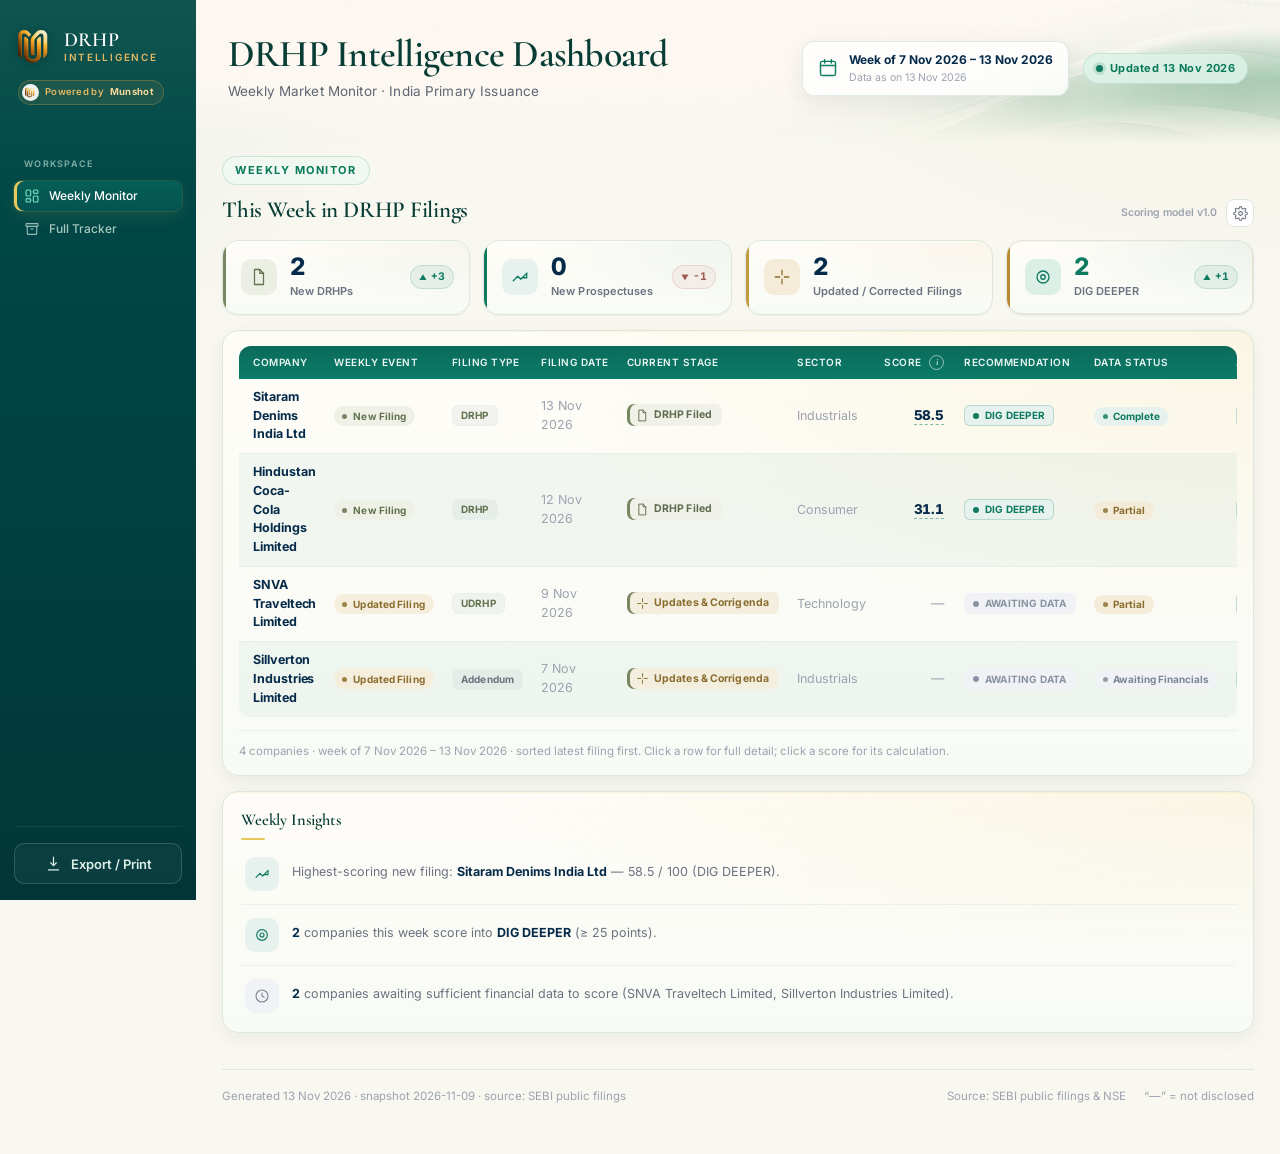
<file: index.html>
<!doctype html>
<html lang="en">
<head>
  <meta charset="utf-8">
  <meta name="viewport" content="width=device-width, initial-scale=1">
  <title>DRHP Intelligence Dashboard — Weekly Market Monitor</title>
  <meta name="description" content="Institutional weekly investment monitor for newly filed DRHPs and IPOs in India.">
  <link rel="icon" href="./assets/munshot-logo.png" type="image/png">
  <link rel="preconnect" href="https://fonts.googleapis.com">
  <link rel="preconnect" href="https://fonts.gstatic.com" crossorigin>
  <link href="https://fonts.googleapis.com/css2?family=Cormorant+Garamond:wght@500;600;700&family=Inter:wght@400;500;600;700;800&display=swap" rel="stylesheet">
  <link rel="stylesheet" href="./assets/app.css?v=20260714h">
</head>
<body>
  <!-- ===================== Sidebar ===================== -->
  <aside class="sidebar no-print">
    <div class="side-brand">
      <span class="side-logo-box"><img src="./assets/munshot-logo.png" alt="Munshot"></span>
      <div class="side-brand-txt"><strong>DRHP</strong><span>Intelligence</span></div>
    </div>
    <div class="brand-capsule"><span class="bc-mark"><img src="./assets/munshot-logo.png" alt=""></span> Powered by <strong>Munshot</strong></div>

    <div class="side-label">Workspace</div>
    <nav class="side-nav" id="side-nav">
      <button class="snav active" data-target="tab-weekly" aria-label="Weekly Monitor">
        <svg viewBox="0 0 24 24" class="ic"><rect x="3" y="3" width="7" height="9" rx="1.5"/><rect x="14" y="3" width="7" height="5" rx="1.5"/><rect x="14" y="12" width="7" height="9" rx="1.5"/><rect x="3" y="16" width="7" height="5" rx="1.5"/></svg>
        <span>Weekly Monitor</span></button>
      <button class="snav" data-target="tab-archive" aria-label="Full Tracker">
        <svg viewBox="0 0 24 24" class="ic"><rect x="3" y="4" width="18" height="4" rx="1"/><path d="M5 8v11a1 1 0 0 0 1 1h12a1 1 0 0 0 1-1V8"/><path d="M10 12h4"/></svg>
        <span>Full Tracker</span></button>
    </nav>

    <div class="side-foot">
      <button class="export-btn" onclick="window.print()">
        <svg viewBox="0 0 24 24" class="ic"><path d="M12 3v12m0 0l-4-4m4 4l4-4"/><path d="M5 21h14"/></svg>
        Export / Print
      </button>
    </div>
  </aside>

  <!-- ===================== Main ===================== -->
  <div class="main">
    <header class="topbar">
      <div class="topbar-flourish" aria-hidden="true"></div>
      <div class="title-wrap">
        <h1>DRHP Intelligence Dashboard</h1>
        <p>Weekly Market Monitor · India Primary Issuance</p>
      </div>
      <div class="head-right">
        <div class="week-selector">
          <svg viewBox="0 0 24 24" class="ic"><rect x="3" y="4" width="18" height="17" rx="2"/><path d="M3 9h18M8 2v4M16 2v4"/></svg>
          <div>
            <div class="ws-week" id="week-range">Loading…</div>
            <div class="ws-asof" id="as-of"></div>
          </div>
        </div>
        <div class="updated-badge" id="updated-badge"></div>
      </div>
    </header>

    <main class="content" id="app">

      <!-- ===== Tab 1: Weekly Monitor ===== -->
      <section class="tab-panel" id="tab-weekly">
        <div class="print-title">01 — Weekly Monitor</div>
        <div class="section-head">
          <div>
            <div class="eyebrow">Weekly Monitor</div>
            <h2 class="section-title">This Week in DRHP Filings</h2>
          </div>
          <div class="wm-head-right no-print">
            <span class="wm-model-tag" id="wm-model-tag"></span>
            <button class="wm-gear" id="wm-settings-btn" title="Scoring Settings" aria-label="Scoring Settings">
              <svg viewBox="0 0 24 24" width="15" height="15" fill="none" stroke="currentColor" stroke-width="1.7" stroke-linecap="round" stroke-linejoin="round"><circle cx="12" cy="12" r="3"/><path d="M19.4 15a1.7 1.7 0 0 0 .34 1.87l.06.06a2 2 0 1 1-2.83 2.83l-.06-.06a1.7 1.7 0 0 0-1.87-.34 1.7 1.7 0 0 0-1 1.55V21a2 2 0 1 1-4 0v-.09a1.7 1.7 0 0 0-1-1.55 1.7 1.7 0 0 0-1.87.34l-.06.06a2 2 0 1 1-2.83-2.83l.06-.06a1.7 1.7 0 0 0 .34-1.87 1.7 1.7 0 0 0-1.55-1H3a2 2 0 1 1 0-4h.09a1.7 1.7 0 0 0 1.55-1 1.7 1.7 0 0 0-.34-1.87l-.06-.06a2 2 0 1 1 2.83-2.83l.06.06a1.7 1.7 0 0 0 1.87.34h.09a1.7 1.7 0 0 0 1-1.55V3a2 2 0 1 1 4 0v.09a1.7 1.7 0 0 0 1 1.55 1.7 1.7 0 0 0 1.87-.34l.06-.06a2 2 0 1 1 2.83 2.83l-.06.06a1.7 1.7 0 0 0-.34 1.87v.09a1.7 1.7 0 0 0 1.55 1H21a2 2 0 1 1 0 4h-.09a1.7 1.7 0 0 0-1.55 1z"/></svg>
            </button>
          </div>
        </div>

        <div class="wm-cards block" id="wm-cards"></div>

        <div class="card block" id="wm-table-card">
          <div class="table-wrap"><table id="wm-table"></table></div>
          <div class="table-foot" id="wm-foot"></div>
        </div>

        <div class="wm-insights block" id="wm-insights"></div>
      </section>

      <!-- ===== Tab 2: Full Tracker ===== -->
      <section class="tab-panel" id="tab-archive" hidden>
        <div class="print-title">02 — Full Tracker</div>
        <div class="section-head">
          <div>
            <div class="eyebrow">Full Tracker</div>
            <h2 class="section-title">Complete Filing Database — Current &amp; Historical</h2>
          </div>
        </div>

        <div class="ar-life-wrap block no-print" id="ar-lifecycle"></div>
        <div class="ar-stage-wrap block no-print" id="ar-stages"></div>
        <div class="ar-controls block no-print" id="ar-controls"></div>

        <div class="card block">
          <div class="ar-table-head">
            <div class="ar-th-left">
              <span class="ar-th-title">Filing Records</span>
              <span class="ar-th-sub" id="ar-count"></span>
            </div>
            <div class="ar-actions no-print" id="ar-actions"></div>
          </div>
          <div class="table-wrap ar-wrap"><table id="ar-table"></table></div>
          <div class="table-foot" id="ar-foot"></div>
        </div>
      </section>

      <footer class="foot">
        <div id="foot-meta"></div>
        <div class="legend-inline">
          <span>Source: SEBI public filings &amp; NSE</span>
          <span>“—” = not disclosed</span>
        </div>
      </footer>
    </main>
  </div>

  <!-- ===== Shared modal host (score breakdown · score info · scoring settings) ===== -->
  <div class="md-overlay no-print" id="md-overlay" hidden></div>
  <div class="md-box no-print" id="md-box" hidden role="dialog" aria-modal="true"></div>

  <script src="./assets/app.js?v=20260714h"></script>
</body>
</html>
</file>
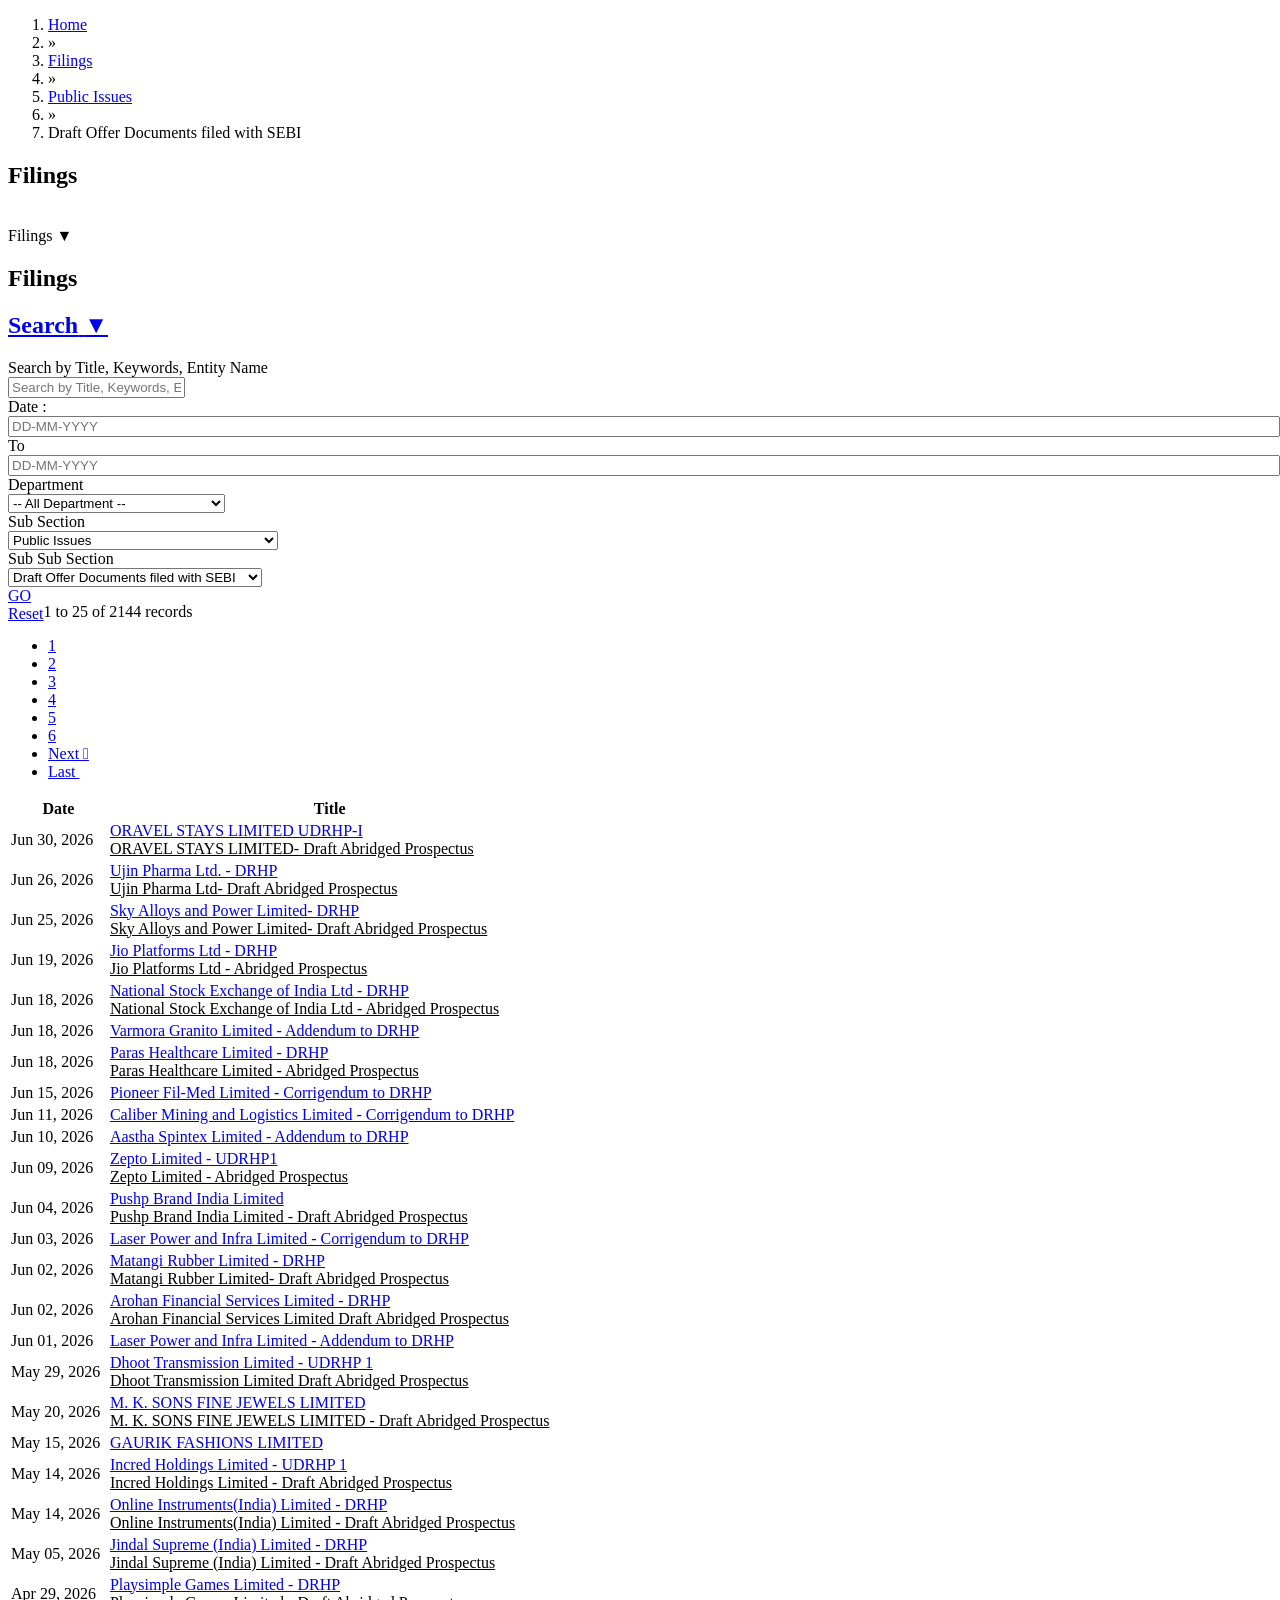
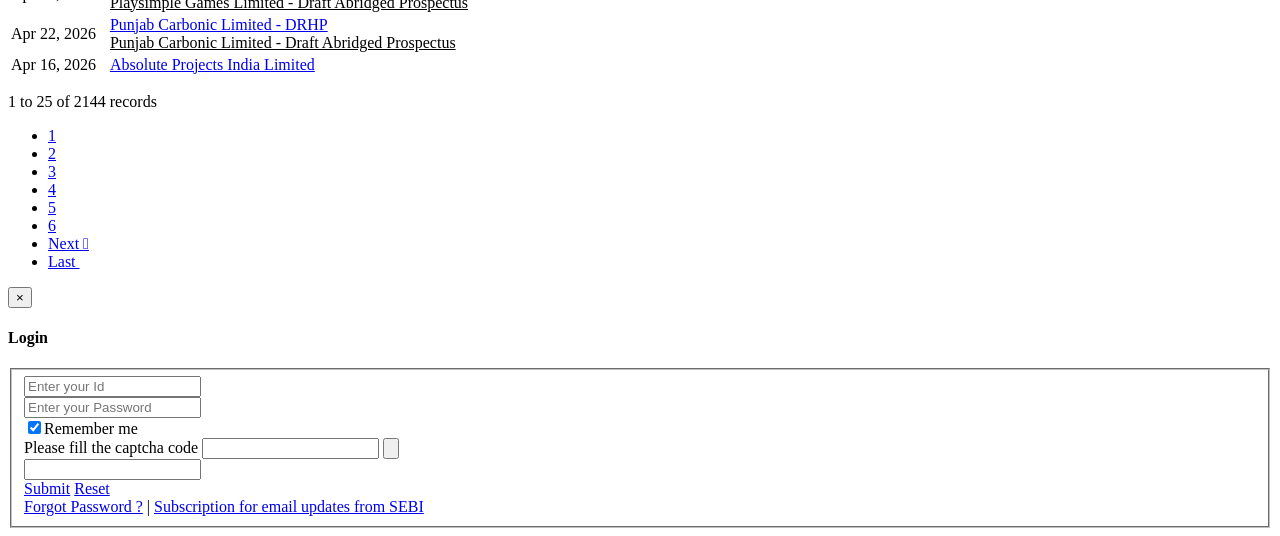
<file: tests/fixtures/sebi_drhp_sample.html>
<!DOCTYPE html>
<html lang="en">

    <head>
        <meta charset="utf-8"/>
        
        <title>SEBI | Public Issues</title>
        <meta http-equiv="X-UA-Compatible" content="IE=11,chrome=1">
        <meta http-equiv="X-UA-Compatible" content="IE=edge" />
        <meta name="lang" content="en" />
        <meta name="title" content = "SEBI | Public Issues" />
        <meta name="description" content = "Securities and Exchange Board of India is made for protect the interests of investors in securities and to promote the development of, and to regulate the securities market and for matters connected therewith or incidental thereto" />
        <meta name="keywords" content = "Securities and Exchange Board of India, SEBI" />
        <link rel="shortcut icon" href="https://www.sebi.gov.in/images/icons/sebi-icon.png" type="text/css" media="all">
        <meta name="viewport" content="width=device-width, initial-scale=1, maximum-scale=1">
        <link rel="stylesheet" href="https://www.sebi.gov.in/fonts/fonts.css" type="text/css">
        <link rel="stylesheet" href="https://www.sebi.gov.in/css/date_picker2.css" type="text/css" media="all" />
        <link rel="stylesheet" href="https://www.sebi.gov.in/css/reset.css" type="text/css" media="all">
        <link rel="stylesheet" href="https://www.sebi.gov.in/css/style.css" type="text/css" media="all">
        <link rel="stylesheet" href="https://www.sebi.gov.in/css/modal.css" type="text/css" media="all" />
        <link rel="stylesheet" href="https://www.sebi.gov.in/css/webslidemenu.css" type="text/css" media="all" />
        <link rel="stylesheet" href="https://www.sebi.gov.in/css/responsive.css" type="text/css" media="all">        
        <!--[if IE 7]><link rel="stylesheet" href="https://www.sebi.gov.in/css/ie7.css" type="text/css" media="all" /><![endif]-->
        <!-- Javascript	================================================== -->
        <!--[if lt IE 9]>
        <script src="https://www.sebi.gov.in/js/html5.js"></script>
        <script src="https://www.sebi.gov.in/js/css3-mediaqueries.js"></script>
        <link rel="stylesheet" href="https://www.sebi.gov.in/css/ie.css" type="text/css" media="all" />
        <![endif]-->
    </head>
    <body id="mainContainer" onload="javascript:setMenuClass();">
    <form name="homeForm" method="post" action="/sebiweb/home/HomeAction.do;jsessionid=876AFE9EADD448CC525C07D54EACD0E6" class="form-horizontal" onsubmit="return false;">
        <input type="hidden" name="sid" value="3">
        <input type="hidden" name="ssidhidden" value="15" />
        <input type="hidden" name="smidhidden" value="10" />
        <input type="hidden" name="sectName" value="Filings">
        <header id="header">
    <script type="text/javascript" src="https://www.sebi.gov.in/js/header.js"></script>
</header>
<div class="full_width_menu">
    <div id="header-bottom" class="wrapper clearfix" >
        <div class="wsmenucontainer clearfix">
            <div class="overlapblackbg"></div>
            <div class="wsmobileheader clearfix">
                <a id="wsnavtoggle" class="animated-arrow"><span></span></a>
            </div>
            <div class="header">
                <nav class="wsmenu clearfix">
                    <script type="text/javascript" src="https://www.sebi.gov.in/js/menu.js"></script>
                </nav>
            </div>
        </div>
    </div>
</div>
<div class="clear"></div>
<div class="header-marquee">
    <div id="marquee-horizontal"></div>
</div>
        <!--header-->
        <main role="main">
        <div class="wrapper clearfix" id="main-content">
            <nav class="cfc-main-header" aria-label="breadcrumb">
                <ol class="cfc-breadcrumb" id="brdcrm">
                    <li><a href="https://www.sebi.gov.in/index.html">Home</a> </li>
                    <li><span aria-hidden="true">&raquo;</span></li>
                    <li><a href="https://www.sebi.gov.in/filings.html">Filings</a></li>
                    <li><span aria-hidden="true">&raquo;</span></li>
                    
                        <li><a href="https://www.sebi.gov.in/filings/public-issues.html">Public Issues</a></li>
                        <li><span aria-hidden="true">&raquo;</span></li>
                        <li class="active_page">Draft Offer Documents filed with SEBI</li>
                    
                </ol>
            </nav>
            <div class="main_full">
                <div id="member-wrapper" class="clearfix">
                    <section id="inside-menu" class="department-news news-detail">
                        <div class="">
                            <div class="aside stickem">
                                <nav id="nav-main">
                                    <header class="mob_hide">
                                        <h2>Filings</h2>
                                        <span id="triangle">&nbsp;</span><span id="arrow">&nbsp;</span>
                                    </header>
                                    <header class="hide_filter">
                                        <input type="hidden" id="expcoll" value="1">
                                        <a onclick="javascript: expand_collapse();">
                                            <span class="font-green panel-title filter_text">Filings</span>
                                            <span id="1_arrows" class="filter_arrow">▼</span>
                                        </a>
                                    </header>
                                    <div id="1" class="scroll-div clearfix cssmenu">
                                        <aside class="sidebar">
                                            <nav class="sidebar-nav">
                                                <ul class="metismenu" id="auto-collapse-menu-demo">
                                                    <script type='text/javascript' src="https://www.sebi.gov.in/js/3.js"></script>
                                                </ul>
                                            </nav>
                                        </aside>
                                    </div>
                                    <div id="department-news-bottom"></div>
                                </nav>
                                <nav id="nav-mobile"></nav>
                            </div>
                        </div>
                    </section>
                    <section class="department-slider news_main news-detail-slider">
                        <h1>
                            Filings
                        </h1>
                        <div class="social-share-btn">
                            <script type="text/javascript" src="https://www.sebi.gov.in/js/sharenew.js"></script>
                        </div>
                        <div class="social-share clearfix">
                            <section class="main_section">
                                <h2 class="title_name">
                                    <a class="arrows font-green accordion_up user_module search-btn" href="javascript:expand_collapse_search('2');">
                                        <span class="font-green panel-title">Search</span>
                                        <span id="2_search">&#9660;</span>
                                    </a>
                                </h2>
                                <div id="2" class="main_full search_main">
                                    <label class="lable_value" for="search">Search by Title, Keywords, Entity Name</label>
                                    <div class="search_area report_area">
                                        <input type="text" name="search" maxlength="200" value="" onkeypress="javascript: searchFormNewsList_OnEnter(event);" class="search_keyword" id="search">
                                        <script type="text/javascript">
                                             document.getElementById('search').setAttribute('placeholder', 'Search by Title, Keywords, Entity Name');
                                        </script>
                                    </div>
                            
                                
                                
                                    <div class="date_picker_area">
                                        <span class="fr_date"><label for="fromDate">Date :</label></span>
                                        <div class="input-group date from_date">
                                            <input type="text" name="fromDate" maxlength="10" value="" style="width:100% !important;" class="form-control input_date input-group-addon" id="fromDate">
                                            <script type="text/javascript">
                                                 document.getElementById('fromDate').setAttribute('placeholder', 'DD-MM-YYYY');
                                            </script>                                            
                                        </div>
                                        <span class="to_date"><label for="toDate">To</label></span>
                                        <div class="input-group date from_date">
                                            <input type="text" name="toDate" maxlength="10" value="" style="width:100% !important;" class="form-control input_date input-group-addon" id="toDate">
                                            <script type="text/javascript">
                                                 document.getElementById('toDate').setAttribute('placeholder', 'DD-MM-YYYY');
                                            </script>
                                        </div>
                                    </div>
                                
                            
                            
                                    <label class="lable_value" for="deptId">Department</label>
                                    <div class="select_sub_section report_sub_section" id="dept_div">                                        
                                        <select name="deptId" class="f_control" id="deptId"><option value="-1">-- All Department --</option>
<option value="1">Corporation Finance Department</option>
<option value="43">Regional Offices</option></select>
                                    </div>
                            
                                    
                                        
                                            <label class="lable_value" for="ssid">Sub Section</label>
                                            <div class="select_sub_section report_sub_section" id="ss_div">                                        
                                                <select name="ssid" onchange="javascript: fillSubSectionMenu();" class="f_control" id="ssid"><option value="-1">-- All Sub Section --</option>
<option value="14">Processing Status</option>
<option value="15" selected="selected">Public Issues</option>
<option value="16">Rights Issues</option>
<option value="17">Debt Offer Document</option>
<option value="20">Takeovers</option>
<option value="39">Mutual Funds</option>
<option value="22">Buybacks</option>
<option value="55">InvIT Public Issues</option>
<option value="73">InvIT Private Issues</option>
<option value="89">InvIT Rights Issues</option>
<option value="74">REIT Issues</option>
<option value="98">SM REIT Issues</option>
<option value="88">Municipal Debt Securities Privately Issues</option>
<option value="87">Municipal Debt Securities Public Issues</option></select>
                                            </div>
                                        
                                    
                                    <label class="lable_value" for="smid">Sub Sub Section</label>
                                    <div id="sm_div"> 
                                                                                
                                        <div class="select_s_s_list report_sub_section" id='sm_div1'>                                            
                                            <select name="smid" class="f_control" id="smid"><option value="-1">-- All Sub Section List --</option>
<option value="10" selected="selected">Draft Offer Documents filed with SEBI</option>
<option value="11">Red Herring Documents filed with ROC</option>
<option value="12">Final Offer Documents filed with ROC</option>
<option value="78">Other Documents</option></select>
                                        </div>
                                        
                                        
                                    </div>
                                   <div style="float:left;">
                                        <div class="go_area go-area"><a href="javascript: searchFormNewsList('s','-1');" class="go-search go_search">GO</a></div>
                                        <div class="go_area go-area"><a href="javascript: resetFormNewsList();" class="go-search go_search">Reset</a></div>
                                        
                                            
                                        
                                    </div>
                                </div>
                                <div class="main_full top_space">
                                    <div id="ajax_cat">
                                        
                                            
                                               
                                              
                                            
                                            
                                             
                                            
                                             
                                             
                                        

                                            <input type="hidden" name="nextValue" value="1">

                        <div class="pagination">
                            <div class="pagination_inner">
                                <p>1 to 25 of 2144 records</p>
                            </div>
                            <div class="pagination_outer">
                                <ul>
                                    
                                    
                                    
                                                <li><a class="active" href="#" alt='Page 1'>1</a></li>
                                    
                                                <li><a href="javascript: searchFormNewsList('n', '1');" alt='Page 2'>2</a></li>
                                    
                                                <li><a href="javascript: searchFormNewsList('n', '2');" alt='Page 3'>3</a></li>
                                    
                                                <li><a href="javascript: searchFormNewsList('n', '3');" alt='Page 4'>4</a></li>
                                    
                                                <li><a href="javascript: searchFormNewsList('n', '4');" alt='Page 5'>5</a></li>
                                    
                                                <li><a href="javascript: searchFormNewsList('n', '5');" alt='Page 6'>6</a></li>
                                    
                                    <li><a href="javascript: searchFormNewsList('n','-1')" title='Next'>Next&nbsp;<i class='fa'></i></a></li>
                                    
                                    <li class=""><a href="javascript: searchFormNewsList('n','85');" title="Last">Last&nbsp;<i class="fa fa-angle-double-right"></i></a></li>
                                    
                                </ul>
                            </div>
                        </div>
                        <div class='main_full top_space'>
                            <div class='table-scrollable'>
                                <table class='table table-striped table-bordered table-hover bordered fix_table dataTable no-footer' id='sample_1' role='grid' aria-describedby='sample_1_info'>
                                    <thead>
                                        <tr role='row'>
                                            <th style='width:18%'>Date</th>
                                            
                                            <th>Title</th>
                                            
                                        </tr>
                                    </thead>
                                    <tbody>

                                <tr role='row' class='odd'>
                                    <td>Jun 30, 2026</td>
                                    
                                    <td><a href="https://www.sebi.gov.in/filings/public-issues/jun-2026/oravel-stays-limited-udrhp-i_102455.html"  target="_blank" title="ORAVEL STAYS LIMITED UDRHP-I<br><a href= 'https://www.sebi.gov.in/sebi_data/commondocs/jun-2026/ORAVEL%20STAYS%20LIMITED%20-%20Abridged_p.pdf' style=color:#000000>ORAVEL STAYS LIMITED- Draft Abridged Prospectus</a>" class="points"> ORAVEL STAYS LIMITED UDRHP-I<br><a href= 'https://www.sebi.gov.in/sebi_data/commondocs/jun-2026/ORAVEL%20STAYS%20LIMITED%20-%20Abridged_p.pdf' style=color:#000000>ORAVEL STAYS LIMITED- Draft Abridged Prospectus</a></a>
                                </tr>

                                <tr role='row' class='odd'>
                                    <td>Jun 26, 2026</td>
                                    
                                    <td><a href="https://www.sebi.gov.in/filings/public-issues/jun-2026/ujin-pharma-ltd-drhp_102424.html"  target="_blank" title="Ujin Pharma Ltd. - DRHP <br><a href= 'https://www.sebi.gov.in/sebi_data/commondocs/jun-2026/Ujin%20Pharma%20Ltd.%20-%20Draft%20Abridged%20Prospectus_p.pdf' style=color:#000000>Ujin Pharma Ltd- Draft Abridged Prospectus</a>" class="points"> Ujin Pharma Ltd. - DRHP <br><a href= 'https://www.sebi.gov.in/sebi_data/commondocs/jun-2026/Ujin%20Pharma%20Ltd.%20-%20Draft%20Abridged%20Prospectus_p.pdf' style=color:#000000>Ujin Pharma Ltd- Draft Abridged Prospectus</a></a>
                                </tr>

                                <tr role='row' class='odd'>
                                    <td>Jun 25, 2026</td>
                                    
                                    <td><a href="https://www.sebi.gov.in/filings/public-issues/jun-2026/sky-alloys-and-power-limited-drhp_102415.html"  target="_blank" title="Sky Alloys and Power Limited- DRHP<br><a href= 'https://www.sebi.gov.in/sebi_data/commondocs/jun-2026/Sky%20Alloys%20and%20Power%20Limited%20-%20Abri_p.pdf' style=color:#000000>Sky Alloys and Power Limited- Draft Abridged Prospectus</a>" class="points"> Sky Alloys and Power Limited- DRHP<br><a href= 'https://www.sebi.gov.in/sebi_data/commondocs/jun-2026/Sky%20Alloys%20and%20Power%20Limited%20-%20Abri_p.pdf' style=color:#000000>Sky Alloys and Power Limited- Draft Abridged Prospectus</a></a>
                                </tr>

                                <tr role='row' class='odd'>
                                    <td>Jun 19, 2026</td>
                                    
                                    <td><a href="https://www.sebi.gov.in/filings/public-issues/jun-2026/jio-platforms-ltd-drhp_102248.html"  target="_blank" title="Jio Platforms Ltd - DRHP<br><a href= 'https://www.sebi.gov.in/sebi_data/commondocs/jun-2026/Jio%20Platforms%20Ltd_p.PDF' style=color:#000000>Jio Platforms Ltd - Abridged Prospectus</a>" class="points"> Jio Platforms Ltd - DRHP<br><a href= 'https://www.sebi.gov.in/sebi_data/commondocs/jun-2026/Jio%20Platforms%20Ltd_p.PDF' style=color:#000000>Jio Platforms Ltd - Abridged Prospectus</a></a>
                                </tr>

                                <tr role='row' class='odd'>
                                    <td>Jun 18, 2026</td>
                                    
                                    <td><a href="https://www.sebi.gov.in/filings/public-issues/jun-2026/national-stock-exchange-of-india-ltd-drhp_102189.html"  target="_blank" title="National Stock Exchange of India Ltd - DRHP<br><a href= 'https://www.sebi.gov.in/sebi_data/commondocs/jun-2026/National%20Stock%20Exchange%20of%20India%20Ltd%20-%20Abridged_p.pdf' style=color:#000000>National Stock Exchange of India Ltd - Abridged Prospectus</a>" class="points"> National Stock Exchange of India Ltd - DRHP<br><a href= 'https://www.sebi.gov.in/sebi_data/commondocs/jun-2026/National%20Stock%20Exchange%20of%20India%20Ltd%20-%20Abridged_p.pdf' style=color:#000000>National Stock Exchange of India Ltd - Abridged Prospectus</a></a>
                                </tr>

                                <tr role='row' class='odd'>
                                    <td>Jun 18, 2026</td>
                                    
                                    <td><a href="https://www.sebi.gov.in/filings/public-issues/jun-2026/varmora-granito-limited-addendum-to-drhp_102188.html"  target="_blank" title="Varmora Granito Limited - Addendum to DRHP" class="points"> Varmora Granito Limited - Addendum to DRHP</a>
                                </tr>

                                <tr role='row' class='odd'>
                                    <td>Jun 18, 2026</td>
                                    
                                    <td><a href="https://www.sebi.gov.in/filings/public-issues/jun-2026/paras-healthcare-limited-drhp_102187.html"  target="_blank" title="Paras Healthcare Limited - DRHP<br><a href= 'https://www.sebi.gov.in/sebi_data/commondocs/jun-2026/Paras%20Healthcare%20Limited%20-%20Abridged_p.pdf' style=color:#000000>Paras Healthcare Limited - Abridged Prospectus</a>" class="points"> Paras Healthcare Limited - DRHP<br><a href= 'https://www.sebi.gov.in/sebi_data/commondocs/jun-2026/Paras%20Healthcare%20Limited%20-%20Abridged_p.pdf' style=color:#000000>Paras Healthcare Limited - Abridged Prospectus</a></a>
                                </tr>

                                <tr role='row' class='odd'>
                                    <td>Jun 15, 2026</td>
                                    
                                    <td><a href="https://www.sebi.gov.in/filings/public-issues/jun-2026/pioneer-fil-med-limited-corrigendum-to-drhp_102126.html"  target="_blank" title="Pioneer Fil-Med Limited - Corrigendum to DRHP" class="points"> Pioneer Fil-Med Limited - Corrigendum to DRHP</a>
                                </tr>

                                <tr role='row' class='odd'>
                                    <td>Jun 11, 2026</td>
                                    
                                    <td><a href="https://www.sebi.gov.in/filings/public-issues/jun-2026/caliber-mining-and-logistics-limited-corrigendum-to-drhp_102053.html"  target="_blank" title="Caliber Mining and Logistics Limited - Corrigendum to DRHP" class="points"> Caliber Mining and Logistics Limited - Corrigendum to DRHP</a>
                                </tr>

                                <tr role='row' class='odd'>
                                    <td>Jun 10, 2026</td>
                                    
                                    <td><a href="https://www.sebi.gov.in/filings/public-issues/jun-2026/aastha-spintex-limited-addendum-to-drhp_102025.html"  target="_blank" title="Aastha Spintex Limited - Addendum to DRHP" class="points"> Aastha Spintex Limited - Addendum to DRHP</a>
                                </tr>

                                <tr role='row' class='odd'>
                                    <td>Jun 09, 2026</td>
                                    
                                    <td><a href="https://www.sebi.gov.in/filings/public-issues/jun-2026/zepto-limited-udrhp1_101929.html"  target="_blank" title="Zepto Limited - UDRHP1<br><a href= 'https://www.sebi.gov.in/sebi_data/commondocs/jun-2026/Zepto%20Limited%20-%20abridged_p.pdf' style=color:#000000>Zepto Limited - Abridged Prospectus</a>" class="points"> Zepto Limited - UDRHP1<br><a href= 'https://www.sebi.gov.in/sebi_data/commondocs/jun-2026/Zepto%20Limited%20-%20abridged_p.pdf' style=color:#000000>Zepto Limited - Abridged Prospectus</a></a>
                                </tr>

                                <tr role='row' class='odd'>
                                    <td>Jun 04, 2026</td>
                                    
                                    <td><a href="https://www.sebi.gov.in/filings/public-issues/jun-2026/pushp-brand-india-limited_101826.html"  target="_blank" title="Pushp Brand India Limited<br><a href= 'https://www.sebi.gov.in/sebi_data/commondocs/jun-2026/Pushp%20Brand%20India%20Limited%20-%20DAP_p.pdf' style=color:#000000>Pushp Brand India Limited - Draft Abridged Prospectus</a>" class="points"> Pushp Brand India Limited<br><a href= 'https://www.sebi.gov.in/sebi_data/commondocs/jun-2026/Pushp%20Brand%20India%20Limited%20-%20DAP_p.pdf' style=color:#000000>Pushp Brand India Limited - Draft Abridged Prospectus</a></a>
                                </tr>

                                <tr role='row' class='odd'>
                                    <td>Jun 03, 2026</td>
                                    
                                    <td><a href="https://www.sebi.gov.in/filings/public-issues/jun-2026/laser-power-and-infra-limited-corrigendum-to-drhp_101792.html"  target="_blank" title="Laser Power and Infra Limited - Corrigendum to DRHP" class="points"> Laser Power and Infra Limited - Corrigendum to DRHP</a>
                                </tr>

                                <tr role='row' class='odd'>
                                    <td>Jun 02, 2026</td>
                                    
                                    <td><a href="https://www.sebi.gov.in/filings/public-issues/jun-2026/matangi-rubber-limited-drhp_101764.html"  target="_blank" title="Matangi Rubber Limited - DRHP<br><a href= 'https://www.sebi.gov.in/sebi_data/commondocs/jun-2026/Matangi%20Rubber%20Limited%20-%20Abridged_p.pdf' style=color:#000000>Matangi Rubber Limited- Draft Abridged Prospectus</a>" class="points"> Matangi Rubber Limited - DRHP<br><a href= 'https://www.sebi.gov.in/sebi_data/commondocs/jun-2026/Matangi%20Rubber%20Limited%20-%20Abridged_p.pdf' style=color:#000000>Matangi Rubber Limited- Draft Abridged Prospectus</a></a>
                                </tr>

                                <tr role='row' class='odd'>
                                    <td>Jun 02, 2026</td>
                                    
                                    <td><a href="https://www.sebi.gov.in/filings/public-issues/jun-2026/arohan-financial-services-limited-drhp_101753.html"  target="_blank" title="Arohan Financial Services Limited - DRHP <br><a href= 'https://www.sebi.gov.in/sebi_data/commondocs/jun-2026/Arohan%20Financial%20Services%20Limited%20-%20DRHP_p.pdf' style=color:#000000>Arohan Financial Services Limited Draft Abridged Prospectus</a>" class="points"> Arohan Financial Services Limited - DRHP <br><a href= 'https://www.sebi.gov.in/sebi_data/commondocs/jun-2026/Arohan%20Financial%20Services%20Limited%20-%20DRHP_p.pdf' style=color:#000000>Arohan Financial Services Limited Draft Abridged Prospectus</a></a>
                                </tr>

                                <tr role='row' class='odd'>
                                    <td>Jun 01, 2026</td>
                                    
                                    <td><a href="https://www.sebi.gov.in/filings/public-issues/jun-2026/laser-power-and-infra-limited-addendum-to-drhp_101721.html"  target="_blank" title="Laser Power and Infra Limited - Addendum to DRHP" class="points"> Laser Power and Infra Limited - Addendum to DRHP</a>
                                </tr>

                                <tr role='row' class='odd'>
                                    <td>May 29, 2026</td>
                                    
                                    <td><a href="https://www.sebi.gov.in/filings/public-issues/may-2026/dhoot-transmission-limited-udrhp-1_101683.html"  target="_blank" title="Dhoot Transmission Limited  - UDRHP 1<br><a href= 'https://www.sebi.gov.in/sebi_data/commondocs/may-2026/Incred%20Holdings%20Limited%20-%20Abridged%20prospectus_p.pdf' style=color:#000000>Dhoot Transmission Limited Draft Abridged Prospectus</a>" class="points"> Dhoot Transmission Limited  - UDRHP 1<br><a href= 'https://www.sebi.gov.in/sebi_data/commondocs/may-2026/Incred%20Holdings%20Limited%20-%20Abridged%20prospectus_p.pdf' style=color:#000000>Dhoot Transmission Limited Draft Abridged Prospectus</a></a>
                                </tr>

                                <tr role='row' class='odd'>
                                    <td>May 20, 2026</td>
                                    
                                    <td><a href="https://www.sebi.gov.in/filings/public-issues/may-2026/m-k-sons-fine-jewels-limited_101528.html"  target="_blank" title="M. K. SONS FINE JEWELS LIMITED<br><a href= 'https://www.sebi.gov.in/sebi_data/commondocs/jun-2026/M%20K%20SONS%20-%20Draft%20Abridged%20Prospectus_p.pdf' style=color:#000000>M. K. SONS FINE JEWELS LIMITED - Draft Abridged Prospectus</a>" class="points"> M. K. SONS FINE JEWELS LIMITED<br><a href= 'https://www.sebi.gov.in/sebi_data/commondocs/jun-2026/M%20K%20SONS%20-%20Draft%20Abridged%20Prospectus_p.pdf' style=color:#000000>M. K. SONS FINE JEWELS LIMITED - Draft Abridged Prospectus</a></a>
                                </tr>

                                <tr role='row' class='odd'>
                                    <td>May 15, 2026</td>
                                    
                                    <td><a href="https://www.sebi.gov.in/filings/public-issues/may-2026/gaurik-fashions-limited_101469.html"  target="_blank" title="GAURIK FASHIONS LIMITED" class="points"> GAURIK FASHIONS LIMITED</a>
                                </tr>

                                <tr role='row' class='odd'>
                                    <td>May 14, 2026</td>
                                    
                                    <td><a href="https://www.sebi.gov.in/filings/public-issues/may-2026/incred-holdings-limited-udrhp-1_101433.html"  target="_blank" title="Incred Holdings Limited - UDRHP 1<br><a href= 'https://www.sebi.gov.in/sebi_data/commondocs/may-2026/Incred%20Holdings%20Limited-Abridged%20prospectus_p.pdf' style=color:#000000>Incred Holdings Limited - Draft Abridged Prospectus</a>" class="points"> Incred Holdings Limited - UDRHP 1<br><a href= 'https://www.sebi.gov.in/sebi_data/commondocs/may-2026/Incred%20Holdings%20Limited-Abridged%20prospectus_p.pdf' style=color:#000000>Incred Holdings Limited - Draft Abridged Prospectus</a></a>
                                </tr>

                                <tr role='row' class='odd'>
                                    <td>May 14, 2026</td>
                                    
                                    <td><a href="https://www.sebi.gov.in/filings/public-issues/may-2026/online-instruments-india-limited-drhp_101429.html"  target="_blank" title="Online Instruments(India) Limited - DRHP <br><a href= 'https://www.sebi.gov.in/sebi_data/commondocs/may-2026/Online%20Instruments%20india%20Limite-AP_p.pdf' style=color:#000000>Online Instruments(India) Limited - Draft Abridged Prospectus</a>" class="points"> Online Instruments(India) Limited - DRHP <br><a href= 'https://www.sebi.gov.in/sebi_data/commondocs/may-2026/Online%20Instruments%20india%20Limite-AP_p.pdf' style=color:#000000>Online Instruments(India) Limited - Draft Abridged Prospectus</a></a>
                                </tr>

                                <tr role='row' class='odd'>
                                    <td>May 05, 2026</td>
                                    
                                    <td><a href="https://www.sebi.gov.in/filings/public-issues/may-2026/jindal-supreme-india-limited-drhp_101256.html"  target="_blank" title="Jindal Supreme (India) Limited - DRHP <br><a href= 'https://www.sebi.gov.in/sebi_data/commondocs/may-2026/Jindal%20Supreme%20India%20Limited%20-%20AP_p.pdf' style=color:#000000>Jindal Supreme (India) Limited - Draft Abridged Prospectus</a>" class="points"> Jindal Supreme (India) Limited - DRHP <br><a href= 'https://www.sebi.gov.in/sebi_data/commondocs/may-2026/Jindal%20Supreme%20India%20Limited%20-%20AP_p.pdf' style=color:#000000>Jindal Supreme (India) Limited - Draft Abridged Prospectus</a></a>
                                </tr>

                                <tr role='row' class='odd'>
                                    <td>Apr 29, 2026</td>
                                    
                                    <td><a href="https://www.sebi.gov.in/filings/public-issues/apr-2026/playsimple-games-limited-drhp_101159.html"  target="_blank" title="Playsimple Games Limited - DRHP <br><a href= 'https://www.sebi.gov.in/sebi_data/commondocs/may-2026/Playsimple%20Games%20Limited_p.pdf' style=color:#000000>Playsimple Games Limited - Draft Abridged Prospectus</a>" class="points"> Playsimple Games Limited - DRHP <br><a href= 'https://www.sebi.gov.in/sebi_data/commondocs/may-2026/Playsimple%20Games%20Limited_p.pdf' style=color:#000000>Playsimple Games Limited - Draft Abridged Prospectus</a></a>
                                </tr>

                                <tr role='row' class='odd'>
                                    <td>Apr 22, 2026</td>
                                    
                                    <td><a href="https://www.sebi.gov.in/filings/public-issues/apr-2026/punjab-carbonic-limited-drhp_101039.html"  target="_blank" title="Punjab Carbonic Limited - DRHP <br><a href= 'https://www.sebi.gov.in/sebi_data/commondocs/may-2026/Draft_Abridged_Prospectus_PCL_p.pdf' style=color:#000000>Punjab Carbonic Limited - Draft Abridged Prospectus</a>" class="points"> Punjab Carbonic Limited - DRHP <br><a href= 'https://www.sebi.gov.in/sebi_data/commondocs/may-2026/Draft_Abridged_Prospectus_PCL_p.pdf' style=color:#000000>Punjab Carbonic Limited - Draft Abridged Prospectus</a></a>
                                </tr>

                                <tr role='row' class='odd'>
                                    <td>Apr 16, 2026</td>
                                    
                                    <td><a href="https://www.sebi.gov.in/filings/public-issues/apr-2026/absolute-projects-india-limited_100947.html"  target="_blank" title="Absolute Projects India Limited" class="points"> Absolute Projects India Limited</a>
                                </tr>

                                    </tbody>
                                </table>
                            </div>
                        </div>
						<div class="pagination">
                            <div class="pagination_inner">
                                <p>1 to 25 of 2144 records</p>
                            </div>
                            <div class="pagination_outer">
                                <ul>
                                    
                                    
                                    
                                    <li><a class="active" href="#">1</a></li>
                                    
                                    <li><a href="javascript: searchFormNewsList('n', '1');">2</a></li>
                                    
                                    <li><a href="javascript: searchFormNewsList('n', '2');">3</a></li>
                                    
                                    <li><a href="javascript: searchFormNewsList('n', '3');">4</a></li>
                                    
                                    <li><a href="javascript: searchFormNewsList('n', '4');">5</a></li>
                                    
                                    <li><a href="javascript: searchFormNewsList('n', '5');">6</a></li>
                                    
                                    <li><a href="javascript: searchFormNewsList('n','-1')" title='Next'>Next&nbsp;<i class='fa'></i></a></li>
                                    
                                    <li class=""><a href="javascript: searchFormNewsList('n','85');" title="Last">Last&nbsp;<i class="fa fa-angle-double-right"></i></a></li>
                                    
                                </ul>
                            </div>
                        </div>

                            
                                
                            
                        </div>
                        </div>
                            </section>
                        </div>
                    </section>
                </div>
            </div>
        </div>
        </main>
        <div id="footer-aside">
            <script type="text/javascript" src="https://www.sebi.gov.in/js/footer.js"></script>
        </div>
        <div id="entryModal" class="modal fade" role="dialog"></div>
        <script type="text/javascript" src="https://www.sebi.gov.in/js/emailtofriend.js"></script>
        
<input type="hidden" name="org.apache.struts.taglib.html.TOKEN" value="...">
<div class="modal fade" id="loginModal" tabindex="-1" role="dialog" aria-labelledby="myModalLabel" aria-hidden="true">
    <div class="modal-dialog login_div" role="document">
        <div class="modal-content">
            <div class="modal-header">
                <button type="button" class="close" data-dismiss="modal" aria-label="Close">
                    <span aria-hidden="true">&times;</span>
                </button>
                <h4 class="modal-title" id="myModalLabel">Login</h4>
            </div>
            <div class="modal-body">
                <fieldset class="fieldset_area">
                    <div class="form-group">
                        <div class="input-group">
                            <div class="input-group-addon"><label for='loginEmail'><em class="fa fa-user"></em></label></div>
                            <input name="loginEmail" id="loginEmail" aria-label="loginEmail" class="form-control" placeholder="Enter your Id" type="text" maxlength="100" autocomplete="off"/></div>
                    </div>
                    <div class="form-group">
                        <div class="input-group">
                            <div class="input-group-addon"><label for='loginPassword'><em class="fa fa-key" aria-hidden="true"></em></label></div>
                        <input name="loginPassword" id="loginPassword" aria-label="loginPassword" class="form-control" placeholder="Enter your Password" type="password" maxlength="20" value="" autocomplete="off"/></div>
                    </div>
                    <div class="form-group">
                        <label class="checkbox-inline">
                        <input value="1" checked="true" aria-label="ckvalue" name="ckvalue" type="checkbox">Remember me </label>
                    </div>
                    <div class='form-group'>
                        <div class='two-column-1 sm-two-column-1 bottom_space2'>
                            <span class='kp-dropcap lable_font-1'><label for='txtInputlogin'>Please fill the captcha code</label></span>
                            <input type='text' id='txtCaptcha_login' readonly class='captcha_text contact-captcha' maxlength='20' onfocus="javascript: disableCopy('txtCaptcha_login');" onmousedown="javascript: DisableRightClick(event);" onkeydown="javascript: DisableRightClick(event);"/>
                            <input type='button' id='btnrefreshlogin' class='refreshcaptcha' onClick='DrawCaptchaLogin();'/>
                            <div id='audio'></div><a href="javascript: speakcaptcha('txtCaptcha_login');" title='Text to Speech' style='float: left;'><em class='fa fa-volume-up'></em></a>
                            <div class='cl'>
                                <input type='text' class='captcha_input' name='cap_login' id='txtInputlogin' maxlength='20' onfocus="javascript: disablePaste('txtInputlogin');" onmousedown="javascript: DisableRightClick(event);" onkeydown="javascript: DisableRightClick(event);" autocomplete="off"/>
                            </div>
                        </div>
                    </div>
                    <div class="sign_button">
                        <div class="col-md-3 sign_left_space">
                            <a title="Sign In" href="javascript:submitLogin();" class="submit submit_reset">Submit</a>
                            <a href="javascript:resetLoginForm();" class="reset submit_reset">Reset</a>
                        </div>
                        <div class="col-md-9 forgot_area" id="forDiv">
                            <a title="Forgot Password" href="javascript:forgetPassword();" class="forgot_pass">Forgot Password ?</a> |
                            <a title="Subscription for email updates from SEBI" href="/sebiweb/home/HomeAction.do?doRegister=yes" class="forgot_pass">Subscription for email updates from SEBI</a>
                        </div>
                    </div>
                </fieldset>
            </div>
        </div>
    </div>
</div>
        <script type='text/javascript' src="https://www.sebi.gov.in/js/jquery-2.2.4.min.js"></script>
        <script type="text/javascript" src="https://www.sebi.gov.in/js/jquery.min.js"></script>
        <script type="text/javascript" src="https://www.sebi.gov.in/js/b_min.js"></script>
        <script type="text/javascript" src="https://www.sebi.gov.in/js/webslidemenu1.js"></script>
        <script type="text/javascript" src="https://www.sebi.gov.in/js/jquery-1.7.1.min.js"></script>
        <script type="text/javascript" src="https://www.sebi.gov.in/js/sticky.js"></script>
        <script type="text/javascript" src="https://www.sebi.gov.in/js/custom.js"></script>
        <script type="text/javascript" src="https://www.sebi.gov.in/js/right-sidemenu.js"></script>
        <script type="text/javascript" src="https://www.sebi.gov.in/js/jquery.flexslider.js"></script>
        <script type='text/javascript' src="https://www.sebi.gov.in/js/common.js"></script>
        <script type='text/javascript' src="https://www.sebi.gov.in/js/commonsite.js"></script>
        <script type='text/javascript' src="https://www.sebi.gov.in/js/entry.js"></script>
        <script type='text/javascript' src="https://www.sebi.gov.in/js/date_picker1.js"></script>
        <script type='text/javascript' src="https://www.sebi.gov.in/js/date_picker2.js"></script>
        <script type="text/javascript" src="https://www.sebi.gov.in/js/front-end.js"></script>
        <script type="text/javascript" src="https://www.sebi.gov.in/js/jflickrfeed.min.js"></script>
        <script type="text/javascript" src="https://www.sebi.gov.in/js/cufon-yui.js"></script>
        <script type="text/javascript" src="https://www.sebi.gov.in/js/jquery.carouFredSel-5.6.1.js"></script>
        <script type="text/javascript" src="https://www.sebi.gov.in/js/kendo.web.min.js"></script>
        <script type="text/javascript" src="https://www.sebi.gov.in/js/go-to-top.js"></script>
        <script type="text/javascript" src="https://www.sebi.gov.in/js/filter/js/theme.js"></script>         
        <script type="text/javascript">
            function addLoadEvent(func) {
                var oldonload = window.onload;
                if (typeof window.onload != 'function') {
                    window.onload = func;
                } else {
                    window.onload = function() {
                        if (oldonload) {
                            oldonload();
                        }
                    }
                }
            }
            addLoadEvent(chcklogin());
            addLoadEvent(getmarquee());
            addLoadEvent(setmenu('4'));
            addLoadEvent(fillSubSectionMenu());
            addLoadEvent(setSideMenuListing());
            addLoadEvent(function() {
            })
        </script>
        <script type="text/javascript">
            $("form").attr('autocomplete', 'off');
        </script>
    </form>
    </body>

</html>
</file>
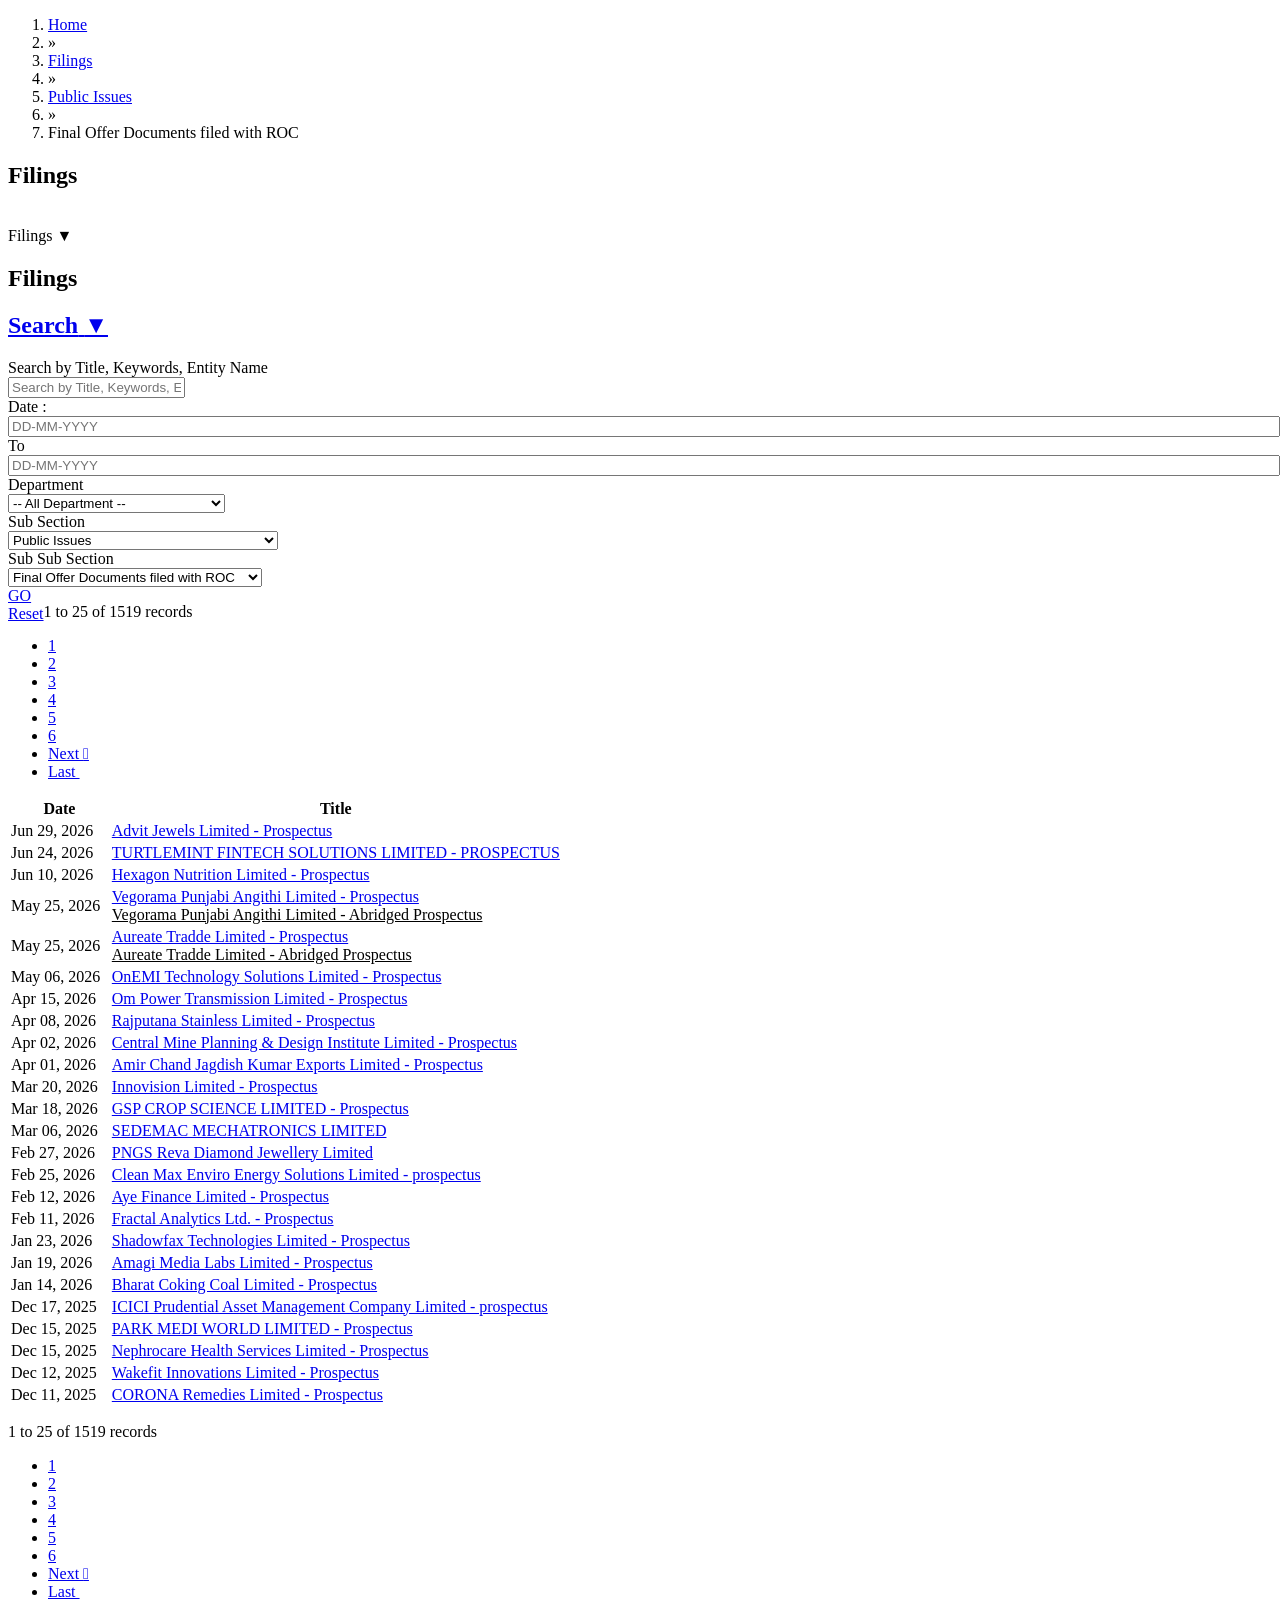
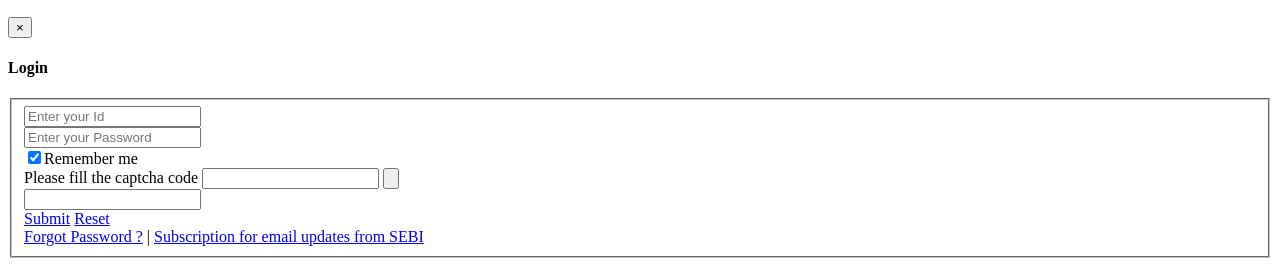
<file: tests/fixtures/sebi_ipo_sample.html>
<!DOCTYPE html>
<html lang="en">

    <head>
        <meta charset="utf-8"/>
        
        <title>SEBI | Public Issues</title>
        <meta http-equiv="X-UA-Compatible" content="IE=11,chrome=1">
        <meta http-equiv="X-UA-Compatible" content="IE=edge" />
        <meta name="lang" content="en" />
        <meta name="title" content = "SEBI | Public Issues" />
        <meta name="description" content = "Securities and Exchange Board of India is made for protect the interests of investors in securities and to promote the development of, and to regulate the securities market and for matters connected therewith or incidental thereto" />
        <meta name="keywords" content = "Securities and Exchange Board of India, SEBI" />
        <link rel="shortcut icon" href="https://www.sebi.gov.in/images/icons/sebi-icon.png" type="text/css" media="all">
        <meta name="viewport" content="width=device-width, initial-scale=1, maximum-scale=1">
        <link rel="stylesheet" href="https://www.sebi.gov.in/fonts/fonts.css" type="text/css">
        <link rel="stylesheet" href="https://www.sebi.gov.in/css/date_picker2.css" type="text/css" media="all" />
        <link rel="stylesheet" href="https://www.sebi.gov.in/css/reset.css" type="text/css" media="all">
        <link rel="stylesheet" href="https://www.sebi.gov.in/css/style.css" type="text/css" media="all">
        <link rel="stylesheet" href="https://www.sebi.gov.in/css/modal.css" type="text/css" media="all" />
        <link rel="stylesheet" href="https://www.sebi.gov.in/css/webslidemenu.css" type="text/css" media="all" />
        <link rel="stylesheet" href="https://www.sebi.gov.in/css/responsive.css" type="text/css" media="all">        
        <!--[if IE 7]><link rel="stylesheet" href="https://www.sebi.gov.in/css/ie7.css" type="text/css" media="all" /><![endif]-->
        <!-- Javascript	================================================== -->
        <!--[if lt IE 9]>
        <script src="https://www.sebi.gov.in/js/html5.js"></script>
        <script src="https://www.sebi.gov.in/js/css3-mediaqueries.js"></script>
        <link rel="stylesheet" href="https://www.sebi.gov.in/css/ie.css" type="text/css" media="all" />
        <![endif]-->
    </head>
    <body id="mainContainer" onload="javascript:setMenuClass();">
    <form name="homeForm" method="post" action="/sebiweb/home/HomeAction.do;jsessionid=33C70284FDA5A3D1610E67E7C003B607" class="form-horizontal" onsubmit="return false;">
        <input type="hidden" name="sid" value="3">
        <input type="hidden" name="ssidhidden" value="15" />
        <input type="hidden" name="smidhidden" value="12" />
        <input type="hidden" name="sectName" value="Filings">
        <header id="header">
    <script type="text/javascript" src="https://www.sebi.gov.in/js/header.js"></script>
</header>
<div class="full_width_menu">
    <div id="header-bottom" class="wrapper clearfix" >
        <div class="wsmenucontainer clearfix">
            <div class="overlapblackbg"></div>
            <div class="wsmobileheader clearfix">
                <a id="wsnavtoggle" class="animated-arrow"><span></span></a>
            </div>
            <div class="header">
                <nav class="wsmenu clearfix">
                    <script type="text/javascript" src="https://www.sebi.gov.in/js/menu.js"></script>
                </nav>
            </div>
        </div>
    </div>
</div>
<div class="clear"></div>
<div class="header-marquee">
    <div id="marquee-horizontal"></div>
</div>
        <!--header-->
        <main role="main">
        <div class="wrapper clearfix" id="main-content">
            <nav class="cfc-main-header" aria-label="breadcrumb">
                <ol class="cfc-breadcrumb" id="brdcrm">
                    <li><a href="https://www.sebi.gov.in/index.html">Home</a> </li>
                    <li><span aria-hidden="true">&raquo;</span></li>
                    <li><a href="https://www.sebi.gov.in/filings.html">Filings</a></li>
                    <li><span aria-hidden="true">&raquo;</span></li>
                    
                        <li><a href="https://www.sebi.gov.in/filings/public-issues.html">Public Issues</a></li>
                        <li><span aria-hidden="true">&raquo;</span></li>
                        <li class="active_page">Final Offer Documents filed with ROC</li>
                    
                </ol>
            </nav>
            <div class="main_full">
                <div id="member-wrapper" class="clearfix">
                    <section id="inside-menu" class="department-news news-detail">
                        <div class="">
                            <div class="aside stickem">
                                <nav id="nav-main">
                                    <header class="mob_hide">
                                        <h2>Filings</h2>
                                        <span id="triangle">&nbsp;</span><span id="arrow">&nbsp;</span>
                                    </header>
                                    <header class="hide_filter">
                                        <input type="hidden" id="expcoll" value="1">
                                        <a onclick="javascript: expand_collapse();">
                                            <span class="font-green panel-title filter_text">Filings</span>
                                            <span id="1_arrows" class="filter_arrow">▼</span>
                                        </a>
                                    </header>
                                    <div id="1" class="scroll-div clearfix cssmenu">
                                        <aside class="sidebar">
                                            <nav class="sidebar-nav">
                                                <ul class="metismenu" id="auto-collapse-menu-demo">
                                                    <script type='text/javascript' src="https://www.sebi.gov.in/js/3.js"></script>
                                                </ul>
                                            </nav>
                                        </aside>
                                    </div>
                                    <div id="department-news-bottom"></div>
                                </nav>
                                <nav id="nav-mobile"></nav>
                            </div>
                        </div>
                    </section>
                    <section class="department-slider news_main news-detail-slider">
                        <h1>
                            Filings
                        </h1>
                        <div class="social-share-btn">
                            <script type="text/javascript" src="https://www.sebi.gov.in/js/sharenew.js"></script>
                        </div>
                        <div class="social-share clearfix">
                            <section class="main_section">
                                <h2 class="title_name">
                                    <a class="arrows font-green accordion_up user_module search-btn" href="javascript:expand_collapse_search('2');">
                                        <span class="font-green panel-title">Search</span>
                                        <span id="2_search">&#9660;</span>
                                    </a>
                                </h2>
                                <div id="2" class="main_full search_main">
                                    <label class="lable_value" for="search">Search by Title, Keywords, Entity Name</label>
                                    <div class="search_area report_area">
                                        <input type="text" name="search" maxlength="200" value="" onkeypress="javascript: searchFormNewsList_OnEnter(event);" class="search_keyword" id="search">
                                        <script type="text/javascript">
                                             document.getElementById('search').setAttribute('placeholder', 'Search by Title, Keywords, Entity Name');
                                        </script>
                                    </div>
                            
                                
                                
                                    <div class="date_picker_area">
                                        <span class="fr_date"><label for="fromDate">Date :</label></span>
                                        <div class="input-group date from_date">
                                            <input type="text" name="fromDate" maxlength="10" value="" style="width:100% !important;" class="form-control input_date input-group-addon" id="fromDate">
                                            <script type="text/javascript">
                                                 document.getElementById('fromDate').setAttribute('placeholder', 'DD-MM-YYYY');
                                            </script>                                            
                                        </div>
                                        <span class="to_date"><label for="toDate">To</label></span>
                                        <div class="input-group date from_date">
                                            <input type="text" name="toDate" maxlength="10" value="" style="width:100% !important;" class="form-control input_date input-group-addon" id="toDate">
                                            <script type="text/javascript">
                                                 document.getElementById('toDate').setAttribute('placeholder', 'DD-MM-YYYY');
                                            </script>
                                        </div>
                                    </div>
                                
                            
                            
                                    <label class="lable_value" for="deptId">Department</label>
                                    <div class="select_sub_section report_sub_section" id="dept_div">                                        
                                        <select name="deptId" class="f_control" id="deptId"><option value="-1">-- All Department --</option>
<option value="1">Corporation Finance Department</option>
<option value="43">Regional Offices</option></select>
                                    </div>
                            
                                    
                                        
                                            <label class="lable_value" for="ssid">Sub Section</label>
                                            <div class="select_sub_section report_sub_section" id="ss_div">                                        
                                                <select name="ssid" onchange="javascript: fillSubSectionMenu();" class="f_control" id="ssid"><option value="-1">-- All Sub Section --</option>
<option value="14">Processing Status</option>
<option value="15" selected="selected">Public Issues</option>
<option value="16">Rights Issues</option>
<option value="17">Debt Offer Document</option>
<option value="20">Takeovers</option>
<option value="39">Mutual Funds</option>
<option value="22">Buybacks</option>
<option value="55">InvIT Public Issues</option>
<option value="73">InvIT Private Issues</option>
<option value="89">InvIT Rights Issues</option>
<option value="74">REIT Issues</option>
<option value="98">SM REIT Issues</option>
<option value="88">Municipal Debt Securities Privately Issues</option>
<option value="87">Municipal Debt Securities Public Issues</option></select>
                                            </div>
                                        
                                    
                                    <label class="lable_value" for="smid">Sub Sub Section</label>
                                    <div id="sm_div"> 
                                                                                
                                        <div class="select_s_s_list report_sub_section" id='sm_div1'>                                            
                                            <select name="smid" class="f_control" id="smid"><option value="-1">-- All Sub Section List --</option>
<option value="10">Draft Offer Documents filed with SEBI</option>
<option value="11">Red Herring Documents filed with ROC</option>
<option value="12" selected="selected">Final Offer Documents filed with ROC</option>
<option value="78">Other Documents</option></select>
                                        </div>
                                        
                                        
                                    </div>
                                   <div style="float:left;">
                                        <div class="go_area go-area"><a href="javascript: searchFormNewsList('s','-1');" class="go-search go_search">GO</a></div>
                                        <div class="go_area go-area"><a href="javascript: resetFormNewsList();" class="go-search go_search">Reset</a></div>
                                        
                                            
                                        
                                    </div>
                                </div>
                                <div class="main_full top_space">
                                    <div id="ajax_cat">
                                        
                                            
                                               
                                              
                                            
                                            
                                             
                                            
                                             
                                             
                                        

                                            <input type="hidden" name="nextValue" value="1">

                        <div class="pagination">
                            <div class="pagination_inner">
                                <p>1 to 25 of 1519 records</p>
                            </div>
                            <div class="pagination_outer">
                                <ul>
                                    
                                    
                                    
                                                <li><a class="active" href="#" alt='Page 1'>1</a></li>
                                    
                                                <li><a href="javascript: searchFormNewsList('n', '1');" alt='Page 2'>2</a></li>
                                    
                                                <li><a href="javascript: searchFormNewsList('n', '2');" alt='Page 3'>3</a></li>
                                    
                                                <li><a href="javascript: searchFormNewsList('n', '3');" alt='Page 4'>4</a></li>
                                    
                                                <li><a href="javascript: searchFormNewsList('n', '4');" alt='Page 5'>5</a></li>
                                    
                                                <li><a href="javascript: searchFormNewsList('n', '5');" alt='Page 6'>6</a></li>
                                    
                                    <li><a href="javascript: searchFormNewsList('n','-1')" title='Next'>Next&nbsp;<i class='fa'></i></a></li>
                                    
                                    <li class=""><a href="javascript: searchFormNewsList('n','60');" title="Last">Last&nbsp;<i class="fa fa-angle-double-right"></i></a></li>
                                    
                                </ul>
                            </div>
                        </div>
                        <div class='main_full top_space'>
                            <div class='table-scrollable'>
                                <table class='table table-striped table-bordered table-hover bordered fix_table dataTable no-footer' id='sample_1' role='grid' aria-describedby='sample_1_info'>
                                    <thead>
                                        <tr role='row'>
                                            <th style='width:18%'>Date</th>
                                            
                                            <th>Title</th>
                                            
                                        </tr>
                                    </thead>
                                    <tbody>

                                <tr role='row' class='odd'>
                                    <td>Jun 29, 2026</td>
                                    
                                    <td><a href="https://www.sebi.gov.in/filings/public-issues/jun-2026/advit-jewels-limited-prospectus_102425.html"  target="_blank" title="Advit Jewels Limited - Prospectus" class="points"> Advit Jewels Limited - Prospectus</a>
                                </tr>

                                <tr role='row' class='odd'>
                                    <td>Jun 24, 2026</td>
                                    
                                    <td><a href="https://www.sebi.gov.in/filings/public-issues/jun-2026/turtlemint-fintech-solutions-limited-prospectus_102393.html"  target="_blank" title="TURTLEMINT FINTECH SOLUTIONS LIMITED - PROSPECTUS" class="points"> TURTLEMINT FINTECH SOLUTIONS LIMITED - PROSPECTUS</a>
                                </tr>

                                <tr role='row' class='odd'>
                                    <td>Jun 10, 2026</td>
                                    
                                    <td><a href="https://www.sebi.gov.in/filings/public-issues/jun-2026/hexagon-nutrition-limited-prospectus_101991.html"  target="_blank" title="Hexagon Nutrition Limited - Prospectus" class="points"> Hexagon Nutrition Limited - Prospectus</a>
                                </tr>

                                <tr role='row' class='odd'>
                                    <td>May 25, 2026</td>
                                    
                                    <td><a href="https://www.sebi.gov.in/filings/public-issues/may-2026/vegorama-punjabi-angithi-limited-prospectus_101679.html"  target="_blank" title="Vegorama Punjabi Angithi Limited - Prospectus<br><a href= 'https://www.sebi.gov.in/sebi_data/commondocs/may-2026/Vegorama%20Punjabi%20Angithi%20Limited-%20Abr_p.pdf' style=color:#000000>Vegorama Punjabi Angithi Limited - Abridged Prospectus</a>" class="points"> Vegorama Punjabi Angithi Limited - Prospectus<br><a href= 'https://www.sebi.gov.in/sebi_data/commondocs/may-2026/Vegorama%20Punjabi%20Angithi%20Limited-%20Abr_p.pdf' style=color:#000000>Vegorama Punjabi Angithi Limited - Abridged Prospectus</a></a>
                                </tr>

                                <tr role='row' class='odd'>
                                    <td>May 25, 2026</td>
                                    
                                    <td><a href="https://www.sebi.gov.in/filings/public-issues/may-2026/aureate-tradde-limited-prospectus_101602.html"  target="_blank" title="Aureate Tradde Limited - Prospectus <br><a href= 'https://www.sebi.gov.in/sebi_data/commondocs/may-2026/Aureate%20Tradde%20Limited-Abridged_p.pdf' style=color:#000000>Aureate Tradde Limited -  Abridged Prospectus</a>" class="points"> Aureate Tradde Limited - Prospectus <br><a href= 'https://www.sebi.gov.in/sebi_data/commondocs/may-2026/Aureate%20Tradde%20Limited-Abridged_p.pdf' style=color:#000000>Aureate Tradde Limited -  Abridged Prospectus</a></a>
                                </tr>

                                <tr role='row' class='odd'>
                                    <td>May 06, 2026</td>
                                    
                                    <td><a href="https://www.sebi.gov.in/filings/public-issues/may-2026/onemi-technology-solutions-limited-prospectus_102192.html"  target="_blank" title="OnEMI Technology Solutions Limited - Prospectus" class="points"> OnEMI Technology Solutions Limited - Prospectus</a>
                                </tr>

                                <tr role='row' class='odd'>
                                    <td>Apr 15, 2026</td>
                                    
                                    <td><a href="https://www.sebi.gov.in/filings/public-issues/apr-2026/om-power-transmission-limited-prospectus_100928.html"  target="_blank" title="Om Power Transmission Limited - Prospectus" class="points"> Om Power Transmission Limited - Prospectus</a>
                                </tr>

                                <tr role='row' class='odd'>
                                    <td>Apr 08, 2026</td>
                                    
                                    <td><a href="https://www.sebi.gov.in/filings/public-issues/apr-2026/rajputana-stainless-limited-prospectus_100791.html"  target="_blank" title="Rajputana Stainless Limited - Prospectus" class="points"> Rajputana Stainless Limited - Prospectus</a>
                                </tr>

                                <tr role='row' class='odd'>
                                    <td>Apr 02, 2026</td>
                                    
                                    <td><a href="https://www.sebi.gov.in/filings/public-issues/apr-2026/central-mine-planning-and-design-institute-limited-prospectus_100707.html"  target="_blank" title="Central Mine Planning & Design Institute Limited - Prospectus" class="points"> Central Mine Planning & Design Institute Limited - Prospectus</a>
                                </tr>

                                <tr role='row' class='odd'>
                                    <td>Apr 01, 2026</td>
                                    
                                    <td><a href="https://www.sebi.gov.in/filings/public-issues/apr-2026/amir-chand-jagdish-kumar-exports-limited-prospectus_100674.html"  target="_blank" title="Amir Chand Jagdish Kumar Exports Limited - Prospectus" class="points"> Amir Chand Jagdish Kumar Exports Limited - Prospectus</a>
                                </tr>

                                <tr role='row' class='odd'>
                                    <td>Mar 20, 2026</td>
                                    
                                    <td><a href="https://www.sebi.gov.in/filings/public-issues/mar-2026/innovision-limited-prospectus_100489.html"  target="_blank" title="Innovision Limited - Prospectus" class="points"> Innovision Limited - Prospectus</a>
                                </tr>

                                <tr role='row' class='odd'>
                                    <td>Mar 18, 2026</td>
                                    
                                    <td><a href="https://www.sebi.gov.in/filings/public-issues/mar-2026/gsp-crop-science-limited-prospectus_101040.html"  target="_blank" title="GSP CROP SCIENCE LIMITED - Prospectus" class="points"> GSP CROP SCIENCE LIMITED - Prospectus</a>
                                </tr>

                                <tr role='row' class='odd'>
                                    <td>Mar 06, 2026</td>
                                    
                                    <td><a href="https://www.sebi.gov.in/filings/public-issues/mar-2026/sedemac-mechatronics-limited_100214.html"  target="_blank" title="SEDEMAC MECHATRONICS LIMITED" class="points"> SEDEMAC MECHATRONICS LIMITED</a>
                                </tr>

                                <tr role='row' class='odd'>
                                    <td>Feb 27, 2026</td>
                                    
                                    <td><a href="https://www.sebi.gov.in/filings/public-issues/feb-2026/pngs-reva-diamond-jewellery-limited_100068.html"  target="_blank" title="PNGS Reva Diamond Jewellery Limited" class="points"> PNGS Reva Diamond Jewellery Limited</a>
                                </tr>

                                <tr role='row' class='odd'>
                                    <td>Feb 25, 2026</td>
                                    
                                    <td><a href="https://www.sebi.gov.in/filings/public-issues/feb-2026/clean-max-enviro-energy-solutions-limited-prospectus_99987.html"  target="_blank" title="Clean Max Enviro Energy Solutions Limited - prospectus" class="points"> Clean Max Enviro Energy Solutions Limited - prospectus</a>
                                </tr>

                                <tr role='row' class='odd'>
                                    <td>Feb 12, 2026</td>
                                    
                                    <td><a href="https://www.sebi.gov.in/filings/public-issues/feb-2026/aye-finance-limited-prospectus_99708.html"  target="_blank" title="Aye Finance Limited - Prospectus" class="points"> Aye Finance Limited - Prospectus</a>
                                </tr>

                                <tr role='row' class='odd'>
                                    <td>Feb 11, 2026</td>
                                    
                                    <td><a href="https://www.sebi.gov.in/filings/public-issues/feb-2026/fractal-analytics-ltd-prospectus_99728.html"  target="_blank" title="Fractal Analytics Ltd. - Prospectus" class="points"> Fractal Analytics Ltd. - Prospectus</a>
                                </tr>

                                <tr role='row' class='odd'>
                                    <td>Jan 23, 2026</td>
                                    
                                    <td><a href="https://www.sebi.gov.in/filings/public-issues/jan-2026/shadowfax-technologies-limited-prospectus_99279.html"  target="_blank" title="Shadowfax Technologies Limited - Prospectus" class="points"> Shadowfax Technologies Limited - Prospectus</a>
                                </tr>

                                <tr role='row' class='odd'>
                                    <td>Jan 19, 2026</td>
                                    
                                    <td><a href="https://www.sebi.gov.in/filings/public-issues/jan-2026/amagi-media-labs-limited-prospectus_100077.html"  target="_blank" title="Amagi Media Labs Limited - Prospectus" class="points"> Amagi Media Labs Limited - Prospectus</a>
                                </tr>

                                <tr role='row' class='odd'>
                                    <td>Jan 14, 2026</td>
                                    
                                    <td><a href="https://www.sebi.gov.in/filings/public-issues/jan-2026/bharat-coking-coal-limited-prospectus_99054.html"  target="_blank" title="Bharat Coking Coal Limited - Prospectus" class="points"> Bharat Coking Coal Limited - Prospectus</a>
                                </tr>

                                <tr role='row' class='odd'>
                                    <td>Dec 17, 2025</td>
                                    
                                    <td><a href="https://www.sebi.gov.in/filings/public-issues/dec-2025/icici-prudential-asset-management-company-limited-prospectus_98432.html"  target="_blank" title="ICICI Prudential Asset Management Company Limited - prospectus" class="points"> ICICI Prudential Asset Management Company Limited - prospectus</a>
                                </tr>

                                <tr role='row' class='odd'>
                                    <td>Dec 15, 2025</td>
                                    
                                    <td><a href="https://www.sebi.gov.in/filings/public-issues/dec-2025/park-medi-world-limited-prospectus_98359.html"  target="_blank" title="PARK MEDI WORLD LIMITED - Prospectus" class="points"> PARK MEDI WORLD LIMITED - Prospectus</a>
                                </tr>

                                <tr role='row' class='odd'>
                                    <td>Dec 15, 2025</td>
                                    
                                    <td><a href="https://www.sebi.gov.in/filings/public-issues/dec-2025/nephrocare-health-services-limited-prospectus_98358.html"  target="_blank" title="Nephrocare Health Services Limited - Prospectus" class="points"> Nephrocare Health Services Limited - Prospectus</a>
                                </tr>

                                <tr role='row' class='odd'>
                                    <td>Dec 12, 2025</td>
                                    
                                    <td><a href="https://www.sebi.gov.in/filings/public-issues/dec-2025/wakefit-innovations-limited-prospectus_98323.html"  target="_blank" title="Wakefit Innovations Limited - Prospectus" class="points"> Wakefit Innovations Limited - Prospectus</a>
                                </tr>

                                <tr role='row' class='odd'>
                                    <td>Dec 11, 2025</td>
                                    
                                    <td><a href="https://www.sebi.gov.in/filings/public-issues/dec-2025/corona-remedies-limited-prospectus_98318.html"  target="_blank" title="CORONA Remedies Limited - Prospectus" class="points"> CORONA Remedies Limited - Prospectus</a>
                                </tr>

                                    </tbody>
                                </table>
                            </div>
                        </div>
						<div class="pagination">
                            <div class="pagination_inner">
                                <p>1 to 25 of 1519 records</p>
                            </div>
                            <div class="pagination_outer">
                                <ul>
                                    
                                    
                                    
                                    <li><a class="active" href="#">1</a></li>
                                    
                                    <li><a href="javascript: searchFormNewsList('n', '1');">2</a></li>
                                    
                                    <li><a href="javascript: searchFormNewsList('n', '2');">3</a></li>
                                    
                                    <li><a href="javascript: searchFormNewsList('n', '3');">4</a></li>
                                    
                                    <li><a href="javascript: searchFormNewsList('n', '4');">5</a></li>
                                    
                                    <li><a href="javascript: searchFormNewsList('n', '5');">6</a></li>
                                    
                                    <li><a href="javascript: searchFormNewsList('n','-1')" title='Next'>Next&nbsp;<i class='fa'></i></a></li>
                                    
                                    <li class=""><a href="javascript: searchFormNewsList('n','60');" title="Last">Last&nbsp;<i class="fa fa-angle-double-right"></i></a></li>
                                    
                                </ul>
                            </div>
                        </div>

                            
                                
                            
                        </div>
                        </div>
                            </section>
                        </div>
                    </section>
                </div>
            </div>
        </div>
        </main>
        <div id="footer-aside">
            <script type="text/javascript" src="https://www.sebi.gov.in/js/footer.js"></script>
        </div>
        <div id="entryModal" class="modal fade" role="dialog"></div>
        <script type="text/javascript" src="https://www.sebi.gov.in/js/emailtofriend.js"></script>
        
<input type="hidden" name="org.apache.struts.taglib.html.TOKEN" value="...">
<div class="modal fade" id="loginModal" tabindex="-1" role="dialog" aria-labelledby="myModalLabel" aria-hidden="true">
    <div class="modal-dialog login_div" role="document">
        <div class="modal-content">
            <div class="modal-header">
                <button type="button" class="close" data-dismiss="modal" aria-label="Close">
                    <span aria-hidden="true">&times;</span>
                </button>
                <h4 class="modal-title" id="myModalLabel">Login</h4>
            </div>
            <div class="modal-body">
                <fieldset class="fieldset_area">
                    <div class="form-group">
                        <div class="input-group">
                            <div class="input-group-addon"><label for='loginEmail'><em class="fa fa-user"></em></label></div>
                            <input name="loginEmail" id="loginEmail" aria-label="loginEmail" class="form-control" placeholder="Enter your Id" type="text" maxlength="100" autocomplete="off"/></div>
                    </div>
                    <div class="form-group">
                        <div class="input-group">
                            <div class="input-group-addon"><label for='loginPassword'><em class="fa fa-key" aria-hidden="true"></em></label></div>
                        <input name="loginPassword" id="loginPassword" aria-label="loginPassword" class="form-control" placeholder="Enter your Password" type="password" maxlength="20" value="" autocomplete="off"/></div>
                    </div>
                    <div class="form-group">
                        <label class="checkbox-inline">
                        <input value="1" checked="true" aria-label="ckvalue" name="ckvalue" type="checkbox">Remember me </label>
                    </div>
                    <div class='form-group'>
                        <div class='two-column-1 sm-two-column-1 bottom_space2'>
                            <span class='kp-dropcap lable_font-1'><label for='txtInputlogin'>Please fill the captcha code</label></span>
                            <input type='text' id='txtCaptcha_login' readonly class='captcha_text contact-captcha' maxlength='20' onfocus="javascript: disableCopy('txtCaptcha_login');" onmousedown="javascript: DisableRightClick(event);" onkeydown="javascript: DisableRightClick(event);"/>
                            <input type='button' id='btnrefreshlogin' class='refreshcaptcha' onClick='DrawCaptchaLogin();'/>
                            <div id='audio'></div><a href="javascript: speakcaptcha('txtCaptcha_login');" title='Text to Speech' style='float: left;'><em class='fa fa-volume-up'></em></a>
                            <div class='cl'>
                                <input type='text' class='captcha_input' name='cap_login' id='txtInputlogin' maxlength='20' onfocus="javascript: disablePaste('txtInputlogin');" onmousedown="javascript: DisableRightClick(event);" onkeydown="javascript: DisableRightClick(event);" autocomplete="off"/>
                            </div>
                        </div>
                    </div>
                    <div class="sign_button">
                        <div class="col-md-3 sign_left_space">
                            <a title="Sign In" href="javascript:submitLogin();" class="submit submit_reset">Submit</a>
                            <a href="javascript:resetLoginForm();" class="reset submit_reset">Reset</a>
                        </div>
                        <div class="col-md-9 forgot_area" id="forDiv">
                            <a title="Forgot Password" href="javascript:forgetPassword();" class="forgot_pass">Forgot Password ?</a> |
                            <a title="Subscription for email updates from SEBI" href="/sebiweb/home/HomeAction.do?doRegister=yes" class="forgot_pass">Subscription for email updates from SEBI</a>
                        </div>
                    </div>
                </fieldset>
            </div>
        </div>
    </div>
</div>
        <script type='text/javascript' src="https://www.sebi.gov.in/js/jquery-2.2.4.min.js"></script>
        <script type="text/javascript" src="https://www.sebi.gov.in/js/jquery.min.js"></script>
        <script type="text/javascript" src="https://www.sebi.gov.in/js/b_min.js"></script>
        <script type="text/javascript" src="https://www.sebi.gov.in/js/webslidemenu1.js"></script>
        <script type="text/javascript" src="https://www.sebi.gov.in/js/jquery-1.7.1.min.js"></script>
        <script type="text/javascript" src="https://www.sebi.gov.in/js/sticky.js"></script>
        <script type="text/javascript" src="https://www.sebi.gov.in/js/custom.js"></script>
        <script type="text/javascript" src="https://www.sebi.gov.in/js/right-sidemenu.js"></script>
        <script type="text/javascript" src="https://www.sebi.gov.in/js/jquery.flexslider.js"></script>
        <script type='text/javascript' src="https://www.sebi.gov.in/js/common.js"></script>
        <script type='text/javascript' src="https://www.sebi.gov.in/js/commonsite.js"></script>
        <script type='text/javascript' src="https://www.sebi.gov.in/js/entry.js"></script>
        <script type='text/javascript' src="https://www.sebi.gov.in/js/date_picker1.js"></script>
        <script type='text/javascript' src="https://www.sebi.gov.in/js/date_picker2.js"></script>
        <script type="text/javascript" src="https://www.sebi.gov.in/js/front-end.js"></script>
        <script type="text/javascript" src="https://www.sebi.gov.in/js/jflickrfeed.min.js"></script>
        <script type="text/javascript" src="https://www.sebi.gov.in/js/cufon-yui.js"></script>
        <script type="text/javascript" src="https://www.sebi.gov.in/js/jquery.carouFredSel-5.6.1.js"></script>
        <script type="text/javascript" src="https://www.sebi.gov.in/js/kendo.web.min.js"></script>
        <script type="text/javascript" src="https://www.sebi.gov.in/js/go-to-top.js"></script>
        <script type="text/javascript" src="https://www.sebi.gov.in/js/filter/js/theme.js"></script>         
        <script type="text/javascript">
            function addLoadEvent(func) {
                var oldonload = window.onload;
                if (typeof window.onload != 'function') {
                    window.onload = func;
                } else {
                    window.onload = function() {
                        if (oldonload) {
                            oldonload();
                        }
                    }
                }
            }
            addLoadEvent(chcklogin());
            addLoadEvent(getmarquee());
            addLoadEvent(setmenu('4'));
            addLoadEvent(fillSubSectionMenu());
            addLoadEvent(setSideMenuListing());
            addLoadEvent(function() {
            })
        </script>
        <script type="text/javascript">
            $("form").attr('autocomplete', 'off');
        </script>
    </form>
    </body>

</html>
</file>
<file: assets/app.css>
/* ============================================================================
   DRHP Intelligence Dashboard — institutional-grade UI
   Navy / Emerald / Gold on white. Inter throughout. 8-pt spacing system.
   ========================================================================== */
:root {
  /* Brand */
  --navy:       #062B4A;   /* dark navy — TEXT ONLY */
  --teal:       #064E45;   /* dark teal theme block (tabs, table headers) */
  --teal-deep:  #003F3F;
  --teal-active:#0E8F72;
  --navy-800:   #122F55;
  --navy-700:   #1B3B63;
  --navy-600:   #2A4A72;
  --emerald:    #0E7A5F;
  --emerald-600:#0F8568;
  --emerald-soft:#E7F2EE;
  --gold:       #B98A2E;     /* readable gold for text/badges */
  --gold-bright:#D6A64B;
  --gold-soft:  #F8F0DD;
  --slate:      #51607A;     /* WATCH */
  --slate-soft: #EDF0F4;
  --grey:       #8A93A1;     /* INSUFFICIENT */
  --grey-soft:  #F0F2F5;

  /* Neutrals */
  --bg:         #FFFFFF;
  --canvas:     #EDF6F0;   /* pale-mint tile tone */
  --accent-butter: #E8C95E;
  --butter-soft: rgba(232,201,94,0.14);
  --butter-border: rgba(232,201,94,0.28);
  --border:     #DDE7DF;
  --border-soft:#E9F0EC;
  --ink:        #1F2937;
  --ink-soft:   #6B7280;
  --ink-faint:  #9CA3AF;
  --red:        #B0413A;

  --font: "Inter", system-ui, -apple-system, "Segoe UI", Roboto, sans-serif;
  --serif: "Cormorant Garamond", "Playfair Display", "Bodoni 72", "Didot", Georgia, serif;
  --head-green: #083D35;   /* editorial heading colour, matches the main title */

  --shadow-xs: 0 1px 2px rgba(15,45,82,0.05);
  --shadow-sm: 0 1px 3px rgba(15,45,82,0.06), 0 1px 2px rgba(15,45,82,0.04);
  --shadow-md: 0 4px 14px rgba(15,45,82,0.06), 0 2px 6px rgba(15,45,82,0.05);
  --shadow-lg: 0 10px 30px rgba(15,45,82,0.10);
  --r-sm: 8px;
  --r:    12px;
  --r-lg: 16px;

  --sidebar-w: 196px;
}

* { box-sizing: border-box; }
html { -webkit-text-size-adjust: 100%; }
body {
  margin: 0; font-family: var(--font); color: var(--ink);
  background-color: #F8F7F0;
  background-image:
    radial-gradient(960px 540px at 100% -6%, rgba(232,201,94,0.10), transparent 60%),
    radial-gradient(840px 620px at -6% 6%, rgba(16,122,90,0.06), transparent 56%);
  background-attachment: fixed;
  font-size: 14px; line-height: 1.5; -webkit-font-smoothing: antialiased; text-rendering: optimizeLegibility;
}
h1, h2, h3, h4 { margin: 0; font-weight: 600; color: var(--navy); letter-spacing: -0.01em; }
.ic { width: 18px; height: 18px; fill: none; stroke: currentColor; stroke-width: 1.7; stroke-linecap: round; stroke-linejoin: round; flex: 0 0 auto; }

/* ---------- Sidebar ---------- */
.sidebar {
  position: fixed; top: 0; left: 0; width: var(--sidebar-w); height: 100vh;
  background:
    linear-gradient(180deg, rgba(255,224,130,0.06), rgba(0,0,0,0) 22%),
    linear-gradient(180deg, #014C4C 0%, #013638 100%);
  color: #EAF6F1; display: flex; flex-direction: column; padding: 28px 14px 16px; z-index: 20;
}
.side-brand { display: flex; align-items: center; gap: 11px; padding: 0 4px; margin-bottom: 15px; }
.side-logo-box {
  flex: 0 0 auto; display: flex; align-items: center; justify-content: center;
  background: transparent; box-shadow: none; border-radius: 0;
}
.side-logo-box img { height: 37px; width: auto; display: block; filter: drop-shadow(0 1px 4px rgba(0,0,0,0.30)); }
.side-brand-txt { display: flex; flex-direction: column; line-height: 1.08; }
.side-brand-txt strong { font-family: "Cormorant Garamond", "Playfair Display", Georgia, serif; color: #fff; font-size: 20px; font-weight: 600; letter-spacing: 0.01em; }
.side-brand-txt span { color: #E2B964; font-size: 10px; font-weight: 600; letter-spacing: 0.17em; text-transform: uppercase; margin-top: 1px; }

/* small Munshot branding capsule under the logo */
.brand-capsule {
  display: inline-flex; align-items: center; gap: 6px; align-self: flex-start;
  margin: 0 4px 52px; padding: 3px 10px 3px 3px; border-radius: 999px;
  background: rgba(214,166,75,0.10); border: 1px solid rgba(214,166,75,0.30);
  color: #E2B964; font-size: 9.5px; font-weight: 600; letter-spacing: 0.03em;
}
.brand-capsule strong { color: #F2D99A; font-weight: 700; }
.bc-mark { width: 17px; height: 17px; border-radius: 50%; background: rgba(255,255,255,0.92); display: flex; align-items: center; justify-content: center; flex: 0 0 auto; }
.bc-mark img { height: 11px; width: auto; display: block; }
.side-label { font-size: 9px; font-weight: 600; letter-spacing: 0.14em; text-transform: uppercase; color: #7FB0A4; padding: 0 10px; margin-bottom: 10px; }
.side-nav { display: flex; flex-direction: column; gap: 3px; margin-top: 0; }
.snav {
  display: flex; align-items: center; gap: 9px; width: 100%;
  padding: 7px 10px; border: 0; border-radius: 8px; background: transparent;
  color: #A8C8BE; font-family: var(--font); font-size: 12px; font-weight: 500; cursor: pointer;
  text-align: left; transition: background .15s, color .15s;
}
.snav .ic { width: 16px; height: 16px; opacity: 0.9; }
.snav:hover { background: rgba(255,255,255,0.06); color: #fff; }
.snav.active {
  background: linear-gradient(180deg, rgba(15,139,116,0.34), rgba(11,111,99,0.30));
  color: #fff; box-shadow: inset 3px 0 0 var(--accent-butter), 0 0 0 1px rgba(232,201,94,0.12), 0 6px 16px rgba(232,201,94,0.10);
}
.snav.active .ic { color: #6FE0C0; opacity: 1; }

/* Source Centre — Tracker Appendix lives by the export button, faded so it
   reads as a secondary reference area, not a primary workspace view. */
.side-foot { margin-top: auto; padding-top: 16px; border-top: 1px solid rgba(255,255,255,0.07); }
.side-label-faint { color: #5E8A80; opacity: 0.8; margin-bottom: 6px; }
.snav-source { opacity: 0.5; font-size: 11.5px; margin-bottom: 12px; }
.snav-source .ic { opacity: 0.7; }
.snav-source:hover { opacity: 0.9; }
.snav-source.active { opacity: 1; }
.export-btn {
  display: flex; align-items: center; justify-content: center; gap: 9px; width: 100%;
  padding: 11px; border: 1px solid rgba(255,255,255,0.16); border-radius: 10px;
  background: rgba(255,255,255,0.04); color: #DCEFE8; font-family: var(--font); font-size: 13px; font-weight: 600; cursor: pointer;
  transition: background .15s;
}
.export-btn:hover { background: rgba(255,255,255,0.10); }
.export-btn .ic { width: 17px; height: 17px; }

/* ---------- Main ---------- */
.main { margin-left: var(--sidebar-w); min-height: 100vh; }
.topbar {
  position: relative; background: transparent; border: none; box-shadow: none;
  min-height: 144px;
  padding: 20px 32px 28px; display: flex; align-items: center; justify-content: space-between; gap: 22px;
}
/* Header image lives on its own masked layer: it fades to transparent at the bottom
   so the SAME page surface continues underneath — no hard line, no colour seam. */
.topbar::before {
  content: ""; position: absolute; inset: 0; z-index: 0; pointer-events: none;
  background-image: url("./header-bg.jpg");
  background-size: cover; background-position: center right; background-repeat: no-repeat;
  -webkit-mask-image: linear-gradient(to bottom, #000 0%, #000 55%, rgba(0,0,0,0) 100%);
  mask-image: linear-gradient(to bottom, #000 0%, #000 55%, rgba(0,0,0,0) 100%);
}
.topbar-flourish { display: none; }   /* the header image already carries the wave */
.title-wrap { position: relative; z-index: 2; }
.title-wrap h1 {
  font-family: "Cormorant Garamond", "Playfair Display", "Didot", Georgia, serif;
  font-size: 38px; line-height: 1.05; font-weight: 600; letter-spacing: -0.02em; color: #083D35;
}
.title-wrap p { margin: 6px 0 0; color: #5F6673; font-size: 13.5px; font-weight: 400; letter-spacing: 0.01em; }
.head-right { position: relative; z-index: 2; display: flex; align-items: center; gap: 14px; }
.week-selector {
  display: flex; align-items: center; gap: 11px;
  background: rgba(255,255,255,0.80); backdrop-filter: blur(8px); -webkit-backdrop-filter: blur(8px);
  border: 1px solid rgba(8,90,70,0.12); border-radius: var(--r); padding: 9px 15px;
  box-shadow: 0 8px 24px rgba(8,45,38,0.08);
}
.week-selector .ic { color: var(--emerald); width: 20px; height: 20px; }
.ws-week { font-size: 12px; font-weight: 700; color: var(--navy); white-space: nowrap; }
.ws-asof { font-size: 10.5px; color: var(--ink-faint); margin-top: 1px; }
.updated-badge {
  display: inline-flex; align-items: center; gap: 7px; font-size: 11px; font-weight: 700; letter-spacing: 0.04em;
  color: #087A5A; background: rgba(222,244,233,0.85); backdrop-filter: blur(8px); -webkit-backdrop-filter: blur(8px);
  border: 1px solid rgba(8,122,90,0.12); border-radius: 999px; padding: 6px 12px; white-space: nowrap;
}
.updated-badge::before { content: ""; width: 7px; height: 7px; border-radius: 50%; background: var(--emerald); box-shadow: 0 0 0 3px rgba(14,122,95,0.16); }

/* ---------- Pill tabs ---------- */
.pill-tabs { display: flex; gap: 7px; flex-wrap: wrap; padding: 14px 26px 0; margin-top: -12px; position: relative; z-index: 3; }
.pill {
  display: inline-flex; align-items: center; gap: 8px; padding: 7px 13px;
  border: 1px solid #DCE6DE; border-radius: 999px; background: linear-gradient(180deg, #FFFDF7 0%, #F6F8F3 100%);
  color: var(--ink-soft); font-family: var(--font); font-size: 12px; font-weight: 600; cursor: pointer;
  transition: all .16s ease;
}
.pill .pn {
  display: inline-flex; align-items: center; justify-content: center; width: 16px; height: 16px;
  border-radius: 50%; background: var(--grey-soft); color: var(--ink-soft); font-size: 10px; font-weight: 700;
}
.pill:hover { border-color: var(--emerald); color: var(--teal); background: #F5F7EF; }
.pill.active { background: linear-gradient(135deg, #0C6B5B 0%, #0A7B68 100%); border-color: #0A7B68; color: #fff; box-shadow: var(--shadow-md), inset 0 1px 0 rgba(232,201,94,0.20); }
.pill.active .pn { background: rgba(255,255,255,0.22); color: #fff; }

/* ---------- Content & sections ---------- */
.content { padding: 12px 26px 48px; }
.tab-panel[hidden] { display: none; }
.section-head { display: flex; align-items: flex-end; justify-content: space-between; gap: 16px; margin-bottom: 13px; }
.eyebrow {
  display: inline-flex; align-items: center;
  font-size: 11px; font-weight: 700; letter-spacing: 0.14em; text-transform: uppercase; color: #087A5A;
  background: rgba(240,248,243,0.85); border: 1px solid rgba(8,122,90,0.16);
  border-radius: 999px; padding: 5px 12px; margin-bottom: 4px;
}
.section-title { font-family: var(--serif); font-size: 23px; font-weight: 600; margin-top: 4px; letter-spacing: -0.01em; color: var(--head-green); }
.block { margin-bottom: 15px; }

/* ---------- Cards ---------- */
.card {
  background:
    radial-gradient(135% 120% at 100% 0%, rgba(232,201,94,0.13) 0%, rgba(232,201,94,0) 55%),
    linear-gradient(180deg, rgba(255,253,248,0.92) 0%, rgba(248,251,246,0.86) 100%);
  border: 1px solid #DDE7DF; border-radius: var(--r-lg);
  box-shadow: 0 6px 20px rgba(8,45,38,0.06), inset 0 1px 0 rgba(232,201,94,0.14); padding: 18px;
}
/* Emerald glass-wash cards — light, high-transparency, themed (used as a family
   on the Weekly Snapshot trio). Soft green atmosphere over an ivory base —
   clearly mint-green, but still light and airy, never opaque or dark. */
.card-emerald {
  background:
    radial-gradient(120% 100% at 100% 0%, rgba(11,111,99,0.12), transparent 46%),
    linear-gradient(180deg, rgba(230,244,237,0.95) 0%, rgba(208,233,221,0.93) 100%);
  border: 1px solid rgba(8,122,90,0.18);
  box-shadow: 0 8px 24px rgba(8,60,45,0.06), inset 0 1px 0 rgba(255,255,255,0.5);
}
/* slight, family-consistent variation in where the green glow sits */
.cols-3 .card-emerald:nth-child(2) {
  background:
    radial-gradient(120% 100% at 0% 0%, rgba(11,111,99,0.11), transparent 46%),
    linear-gradient(180deg, rgba(232,245,238,0.95) 0%, rgba(206,232,220,0.93) 100%);
}
.cols-3 .card-emerald:nth-child(3) {
  background:
    radial-gradient(120% 100% at 100% 100%, rgba(14,143,114,0.13), transparent 50%),
    linear-gradient(135deg, rgba(230,244,237,0.96) 0%, rgba(204,231,218,0.93) 100%);
}
/* the small inset note inside Sector Concentration picks up the same wash */
.card-emerald .concentration-note {
  background: rgba(203,230,217,0.72);
  border: 1px solid rgba(8,122,90,0.16);
}

/* ============================================================================
   Weekly Snapshot trio — premium green-glass cards, one balanced family
   ========================================================================== */
.cols-3.snap-trio { grid-template-columns: repeat(3, 1fr); align-items: stretch; }
.snap-card { display: flex; flex-direction: column; padding: 17px 17px 18px; border-radius: 18px; }

/* header: circular dark-emerald icon badge + title (grouped left) */
.panel-head.snap-head { justify-content: flex-start; align-items: center; gap: 11px; margin-bottom: 15px; }
.ph-badge {
  width: 34px; height: 34px; border-radius: 50%; flex: 0 0 auto; color: #CFE9DD;
  display: flex; align-items: center; justify-content: center;
  background: linear-gradient(145deg, #0C5E50 0%, #08382F 100%);
  box-shadow: 0 4px 10px rgba(8,60,45,0.18), inset 0 1px 0 rgba(255,255,255,0.12);
}
.ph-badge svg { width: 17px; height: 17px; }
.snap-head h3 { font-family: var(--serif); font-size: 17px; font-weight: 600; letter-spacing: 0; text-transform: none; line-height: 1.15; color: var(--head-green); }
/* subtle butter accent under Key Alerts only */
.alerts-head h3 { position: relative; }
.alerts-head h3::after { content: ""; position: absolute; left: 0; bottom: -5px; width: 22px; height: 2px; border-radius: 2px; background: var(--accent-butter); }

/* Top 3 — ranked list */
.rank-list { display: flex; flex-direction: column; }
.rank-row { display: flex; gap: 11px; align-items: flex-start; padding: 9px 6px; }
.rank-row.lead { padding: 11px 12px; margin-bottom: 5px; border-radius: 13px;
  background: rgba(255,255,255,0.6); border: 1px solid rgba(8,122,90,0.12); box-shadow: 0 3px 12px rgba(8,60,45,0.05); }
.rank-row:not(.lead) + .rank-row:not(.lead) { border-top: 1px solid rgba(8,122,90,0.10); }
.rank-no {
  width: 24px; height: 24px; flex: 0 0 auto; border-radius: 50%; margin-top: 1px;
  display: flex; align-items: center; justify-content: center;
  background: linear-gradient(145deg, #0C5E50, #08382F); color: #EAF6F1;
  font-size: 11px; font-weight: 700; font-variant-numeric: tabular-nums;
}
.rank-body { flex: 1; min-width: 0; }
.rank-name .company { font-weight: 600; font-size: 13px; color: var(--navy); line-height: 1.25; }
.rank-name .company a { color: var(--navy); }
.rank-name .company a:hover { color: var(--emerald); }
.rank-meta { display: flex; align-items: center; justify-content: space-between; gap: 10px; margin-top: 3px; }
.rank-sec { font-size: 11.5px; color: var(--ink-faint); }
.rank-stats { display: inline-flex; align-items: center; gap: 9px; flex: 0 0 auto; }
.rank-score { font-size: 15px; font-weight: 700; color: var(--navy); font-variant-numeric: tabular-nums; }
.rank-stats .tag { font-size: 9px; padding: 2px 8px; }

/* Key Alerts — push the footnote to the bottom for an even baseline */
.snap-card .stage2-note { margin-top: auto; padding-top: 14px; }

/* Sector Concentration — icon tile + name + number pill, then a richer insight box */
.snap-card .sector-chips { display: flex; flex-direction: column; gap: 7px; }
.snap-card .sector-chip {
  display: flex; align-items: center; gap: 11px; padding: 7px 10px; border-radius: 12px; border-bottom: none;
  background: rgba(255,255,255,0.5); border: 1px solid rgba(8,122,90,0.10); cursor: pointer; transition: all .14s;
}
.snap-card .sector-chip:hover { background: rgba(255,255,255,0.72); border-color: rgba(8,122,90,0.22); }
.snap-card .sector-chip .sc-ico { width: 30px; height: 30px; border-radius: 9px; flex: 0 0 auto;
  display: flex; align-items: center; justify-content: center; background: var(--emerald-soft); color: var(--emerald); }
.snap-card .sector-chip .sc-ico svg { width: 16px; height: 16px; }
.snap-card .sector-chip .sc-name { flex: 1; font-weight: 600; font-size: 12.5px; color: var(--ink); }
.snap-card .sector-chip .sc-count {
  min-width: 30px; height: 26px; padding: 0 9px; border-radius: 8px;
  display: inline-flex; align-items: center; justify-content: center;
  background: var(--emerald-soft); border: 1px solid rgba(8,122,90,0.14);
  color: var(--emerald); font-size: 12px; font-weight: 700; font-variant-numeric: tabular-nums;
}
.snap-card .concentration-note {
  margin-top: auto; display: flex; align-items: flex-start; gap: 11px; margin-bottom: 0;
  padding: 13px 14px; border-radius: 14px; border: 1px solid rgba(255,255,255,0.06);
  background: linear-gradient(145deg, #0C5E50 0%, #0A4A40 100%);
  box-shadow: 0 8px 20px rgba(8,60,45,0.18); color: #E7F4EE; font-size: 12px; line-height: 1.45;
}
.snap-card .concentration-note b { color: #F2D99A; }
.snap-card .concentration-note .cn-ico { width: 30px; height: 30px; border-radius: 9px; flex: 0 0 auto;
  display: flex; align-items: center; justify-content: center; background: rgba(232,201,94,0.16); color: #F2D99A; }
.snap-card .concentration-note .cn-ico svg { width: 16px; height: 16px; }

.panel-head { display: flex; align-items: center; justify-content: space-between; gap: 12px; margin-bottom: 14px; }
.panel-head h3 { font-family: var(--serif); font-size: 16.5px; font-weight: 600; color: var(--head-green); letter-spacing: 0; text-transform: none; line-height: 1.15; }
.panel-divider { height: 1px; background: var(--border-soft); margin: 22px 0; }
.muted { color: var(--ink-faint); }
.tiny { font-size: 11.5px; }

/* ---------- KPI cards ---------- */
.kpi-grid { display: grid; grid-template-columns: repeat(5, 1fr); gap: 13px; }
.kpi {
  background: linear-gradient(145deg, #06493F 0%, #08705F 55%, #07584D 100%);
  border: 1px solid rgba(255,255,255,0.14); border-radius: var(--r-lg);
  padding: 17px 17px 15px;
  box-shadow: 0 10px 26px rgba(5,45,38,0.18), inset 0 1px 0 rgba(255,255,255,0.18);
  cursor: pointer; transition: transform .18s ease, box-shadow .18s ease, border-color .16s;
}
/* subtle per-card variation, all in the emerald family */
.kpi.kv1 { background: radial-gradient(circle at 18% 12%, rgba(255,255,255,0.15), transparent 38%), linear-gradient(145deg, #06493F 0%, #08705F 100%); }
.kpi.kv2 { background: radial-gradient(circle at 18% 12%, rgba(255,255,255,0.15), transparent 38%), linear-gradient(145deg, #074F45 0%, #0A7564 100%); }
.kpi.kv3 { background: radial-gradient(circle at 18% 12%, rgba(255,255,255,0.16), transparent 38%), linear-gradient(145deg, #055C4E 0%, #08957A 100%); }
.kpi.kv4 { background: radial-gradient(circle at 84% 86%, rgba(232,201,94,0.12), transparent 42%), radial-gradient(circle at 18% 12%, rgba(255,255,255,0.15), transparent 38%), linear-gradient(145deg, #075247 0%, #08705F 100%); }
.kpi.kv5 { background: radial-gradient(circle at 18% 12%, rgba(255,255,255,0.15), transparent 38%), linear-gradient(145deg, #06473E 0%, #0A6658 100%); }
.kpi:hover { transform: translateY(-2px); box-shadow: 0 14px 30px rgba(5,45,38,0.22), inset 0 1px 0 rgba(255,255,255,0.18); }
.kpi.selected {
  border-color: rgba(248,217,106,0.85);
  box-shadow: 0 0 0 2px rgba(248,217,106,0.45), 0 14px 30px rgba(5,45,38,0.22), inset 0 1px 0 rgba(255,255,255,0.20);
}
.kpi .kpi-icon { width: 32px; height: 32px; border-radius: 9px; display: flex; align-items: center; justify-content: center; background: rgba(232,201,94,0.18); color: #F8D96A; margin-bottom: 11px; }
.kpi .kpi-icon .ic { width: 17px; height: 17px; }
.kpi .kpi-label { font-size: 10.5px; font-weight: 600; letter-spacing: 0.05em; text-transform: uppercase; color: rgba(244,250,247,0.80); }
.kpi .kpi-value { font-size: 26px; font-weight: 700; color: #FFFFFF; line-height: 1.05; margin-top: 3px; letter-spacing: -0.02em; }
.kpi .delta { margin-top: 9px; font-size: 10.5px; font-weight: 600; display: inline-flex; align-items: center; gap: 5px; padding: 3px 8px; border-radius: 999px;
  background: rgba(255,255,255,0.13); border: 1px solid rgba(255,255,255,0.12); color: rgba(244,250,247,0.74); }
.kpi .delta.up { color: #BFEAD7; } .kpi .delta.down { color: #F4CDC4; }
/* no prior week → the pill becomes a subtle "view" affordance (card is clickable) */
.kpi .delta.action { color: rgba(244,250,247,0.82); background: rgba(255,255,255,0.12); }
.kpi:hover .delta.action { color: #fff; background: rgba(255,255,255,0.18); }
.kpi .delta.action .da-arrow { font-weight: 700; transition: transform .15s; }
.kpi:hover .delta.action .da-arrow { transform: translateX(2px); }

/* baseline-week status — small muted note, only when there's no prior week */
.snapshot-status:empty { display: none; }
.baseline-chip { display: inline-flex; align-items: center; font-size: 11px; font-weight: 600; letter-spacing: 0.01em;
  color: var(--ink-faint); background: var(--grey-soft); border: 1px solid var(--border); border-radius: 999px; padding: 5px 12px; }

/* ---------- Column layouts ---------- */
.cols-3 { display: grid; grid-template-columns: 1.12fr 1fr 0.95fr; gap: 16px; align-items: start; }
.cols-2 { display: grid; grid-template-columns: 1.5fr 1fr; gap: 16px; align-items: start; }

/* ---------- Tags / badges ---------- */
.tag {
  display: inline-flex; align-items: center; gap: 6px; padding: 3px 9px; border-radius: 6px;
  font-size: 10px; font-weight: 700; letter-spacing: 0.02em; white-space: nowrap;
}
.tag::before { content: ""; width: 6px; height: 6px; border-radius: 50%; background: currentColor; }
.tag.dig   { background: var(--emerald-soft); color: var(--emerald); }
.tag.mon   { background: var(--gold-soft); color: var(--gold); }
.tag.watch { background: var(--slate-soft); color: var(--slate); }
.tag.insuf { background: var(--grey-soft); color: var(--grey); }

.stamp {
  display: inline-flex; align-items: center; padding: 2px 7px; border: 1px solid var(--border);
  border-radius: 5px; font-size: 9.5px; font-weight: 700; letter-spacing: 0.06em; text-transform: uppercase;
  color: var(--ink-soft); background: var(--canvas); margin: 0 5px 4px 0;
}
.stamp.week { color: var(--navy); border-color: #D5DEEA; background: #EEF3F9; }
.stamp.ipo  { color: var(--emerald); border-color: #CFE6DD; background: var(--emerald-soft); }

/* confidence dot */
.cdot { display: inline-block; width: 6px; height: 6px; border-radius: 50%; margin-left: 6px; vertical-align: middle; }
.cdot.low { background: var(--gold-bright); }
.cdot.web { background: var(--navy-600); }

/* ---------- Source links ---------- */
.src { display: inline-flex; gap: 7px; align-items: center; margin-top: 5px; }
.src-link {
  display: inline-flex; align-items: center; gap: 4px; font-size: 10.5px; font-weight: 600;
  color: var(--ink-soft); border: 1px solid var(--border); border-radius: 5px; padding: 2px 7px;
  background: var(--bg); transition: all .14s; white-space: nowrap;
}
.src-link:hover { color: var(--navy); border-color: var(--navy-600); background: #F4F7FB; text-decoration: none; }
.src-link.pdf:hover { color: var(--emerald); border-color: var(--emerald); }
.src-link svg { width: 11px; height: 11px; fill: none; stroke: currentColor; stroke-width: 1.8; }
.company a { color: var(--navy); }
.company a:hover { color: var(--emerald); text-decoration: underline; }

/* ---------- Tables ---------- */
.table-wrap { overflow-x: auto; border-radius: var(--r); }
table { width: 100%; border-collapse: collapse; font-size: 12.5px; }
thead th {
  position: sticky; top: 0; background: linear-gradient(180deg, #0C6B5B 0%, #0A7B68 100%); color: #EAF7F2; font-weight: 600; text-align: left;
  padding: 9px 12px; font-size: 10px; letter-spacing: 0.05em; text-transform: uppercase; white-space: nowrap; z-index: 1;
}
thead th:first-child { border-radius: var(--r-sm) 0 0 0; }
thead th:last-child  { border-radius: 0 var(--r-sm) 0 0; }
tbody td { padding: 9px 12px; border-bottom: 1px solid var(--border-soft); vertical-align: middle; }
tbody tr { transition: background .12s; }
tbody tr:nth-child(even) { background: #FBFCFD; }
tbody tr:hover { background: #F4F8F7; }
tbody tr:last-child td { border-bottom: none; }
td.num, th.num { text-align: right; font-variant-numeric: tabular-nums; }
.company { font-weight: 600; color: var(--navy); }
.subtle { color: var(--ink-faint); }
a { color: var(--emerald); text-decoration: none; }
a:hover { text-decoration: underline; }
.score-cell { font-weight: 700; color: var(--navy); font-variant-numeric: tabular-nums; }
.table-foot { margin-top: 14px; font-size: 11.5px; color: var(--ink-faint); }

.mini-table td { padding: 9px 4px; border-bottom: 1px solid var(--border-soft); }
.mini-table tr:last-child td { border-bottom: none; }
.mini-table tr:hover { background: transparent; }
.mini-table .score-cell { font-size: 15px; }

/* ---------- Alerts ---------- */
.alert-list { list-style: none; margin: 0; padding: 0; }
.alert-list li { display: flex; gap: 11px; padding: 9px 0; border-bottom: 1px solid var(--border-soft); font-size: 12.5px; line-height: 1.45; }
.alert-list li:last-child { border-bottom: none; }
.alert-dot { flex: 0 0 auto; width: 8px; height: 8px; border-radius: 50%; margin-top: 5px; background: var(--teal-active); }
.alert-dot.green { background: var(--emerald); }
.alert-dot.gold  { background: var(--gold-bright); }
.alert-dot.grey  { background: var(--grey); }
.alert-list b { color: var(--navy); font-weight: 600; }
.stage2-note { margin-top: 14px; font-size: 11.5px; color: var(--ink-faint); font-style: italic; }

/* ---------- Sector concentration ---------- */
.sector-chips { display: flex; flex-direction: column; gap: 4px; }
.sector-chip { display: flex; align-items: center; gap: 11px; padding: 6px 0; border-bottom: 1px solid var(--border-soft); }
.sector-chip:last-child { border-bottom: none; }
.sector-chip .sc-ico { width: 32px; height: 32px; border-radius: 9px; background: var(--canvas); display:flex; align-items:center; justify-content:center; color: var(--emerald); flex: 0 0 auto; }
.sector-chip .sc-ico .ic { width: 17px; height: 17px; }
.sector-chip .sc-name { flex: 1; font-weight: 600; font-size: 13px; color: var(--ink); }
.sector-chip .sc-count { font-size: 16px; font-weight: 700; color: var(--navy); font-variant-numeric: tabular-nums; }
.concentration-note { margin-top: 16px; padding: 12px 14px; background: var(--canvas); border: 1px solid var(--border-soft); border-radius: var(--r-sm); font-size: 12px; color: var(--ink-soft); line-height: 1.45; }
.concentration-note b { color: var(--navy); }

/* ---------- Bars ---------- */
.bars { display: flex; flex-direction: column; gap: 13px; }
.bar-row { display: grid; grid-template-columns: 120px 1fr 52px; align-items: center; gap: 12px; }
.bar-row .bl { font-size: 12.5px; font-weight: 500; color: var(--ink-soft); white-space: nowrap; overflow: hidden; text-overflow: ellipsis; }
.bar-track { background: var(--grey-soft); border-radius: 6px; height: 15px; overflow: hidden; }
.bar-fill { height: 100%; border-radius: 6px; background: linear-gradient(90deg, #0A5E54, var(--teal-active)); min-width: 3px; }
.bar-fill.green { background: linear-gradient(90deg, var(--emerald), var(--emerald-600)); }
.bar-row .bv { font-size: 12.5px; text-align: right; font-variant-numeric: tabular-nums; color: var(--navy); font-weight: 700; }

/* ---------- Donut ---------- */
.donut-wrap { display: flex; align-items: center; gap: 22px; }
.donut { flex: 0 0 auto; }
.legend { display: flex; flex-direction: column; gap: 9px; font-size: 12.5px; flex: 1; }
.legend .li { display: flex; align-items: center; gap: 9px; color: var(--ink-soft); }
.legend .li b { margin-left: auto; color: var(--navy); font-variant-numeric: tabular-nums; }
.legend .sw { width: 11px; height: 11px; border-radius: 3px; flex: 0 0 auto; }

/* ---------- Insights ---------- */
.insights { display: flex; flex-direction: column; gap: 14px; }
.insight { display: flex; gap: 13px; align-items: flex-start; }
.insight .ico { width: 34px; height: 34px; border-radius: 9px; background: var(--gold-soft); color: var(--gold); display:flex; align-items:center; justify-content:center; flex: 0 0 auto; }
.insight .ico .ic { width: 17px; height: 17px; }
.insight .it { font-size: 12px; color: var(--ink-soft); line-height: 1.5; }
.insight .it b { color: var(--navy); font-weight: 600; }

/* ---------- Empty state ---------- */
.empty-state { text-align: center; padding: 72px 24px; background: var(--bg); border: 1px dashed var(--border); border-radius: var(--r-lg); }
.empty-state .es-ico { width: 60px; height: 60px; border-radius: 16px; background: var(--canvas); color: var(--navy); display: flex; align-items: center; justify-content: center; margin: 0 auto 18px; }
.empty-state .es-ico .ic { width: 28px; height: 28px; }
.empty-state h3 { font-size: 19px; margin-bottom: 9px; }
.empty-state p { color: var(--ink-soft); max-width: 460px; margin: 0 auto; font-size: 13.5px; line-height: 1.55; }
.es-badge { display: inline-block; margin-top: 18px; padding: 6px 14px; border-radius: 999px; background: var(--gold-soft); color: var(--gold); font-size: 11px; font-weight: 700; letter-spacing: 0.06em; }

/* ---------- Footer ---------- */
.foot { margin-top: 36px; padding-top: 18px; border-top: 1px solid var(--border); font-size: 11.5px; color: var(--ink-faint); display: flex; justify-content: space-between; gap: 16px; flex-wrap: wrap; }
.legend-inline { display: flex; gap: 18px; flex-wrap: wrap; align-items: center; }
.legend-inline span { display: inline-flex; align-items: center; gap: 6px; }

.errbox { padding: 60px 24px; text-align: center; color: var(--red); }

/* Dense appendix */
#tab-appendix table { font-size: 12px; }
#tab-appendix thead th, #tab-appendix tbody td { padding: 9px 9px; }

/* ---------- Responsive ---------- */
@media (max-width: 1080px) { .cols-3, .cols-2 { grid-template-columns: 1fr; } .kpi-grid { grid-template-columns: repeat(2, 1fr); } }
@media (max-width: 820px) {
  :root { --sidebar-w: 0px; }
  .sidebar { display: none; }
  .topbar { flex-direction: column; align-items: flex-start; padding: 20px; }
  .content, .pill-tabs { padding-left: 20px; padding-right: 20px; }
}

/* ============================================================================
   IPO lifecycle elements
   ========================================================================== */
.pulse-card {
  background: linear-gradient(180deg, #FFFDF8 0%, #F9FBF7 100%); border: 1px solid #DDE7DF;
  border-radius: var(--r-lg); box-shadow: 0 6px 20px rgba(8,45,38,0.06), inset 0 1px 0 rgba(232,201,94,0.10);
  padding: 14px 18px;
}
.pulse-head { display: flex; align-items: center; justify-content: space-between; gap: 12px; margin-bottom: 8px; }
.pulse-row { display: flex; align-items: center; flex-wrap: wrap; gap: 2px; }
.pulse-item { display: flex; align-items: center; gap: 7px; padding: 4px 10px; }
.pulse-dot { width: 8px; height: 8px; border-radius: 50%; flex: 0 0 auto; }
.pulse-dot.green { background: var(--emerald); } .pulse-dot.teal { background: #0A7B68; }
.pulse-dot.gold { background: var(--gold-bright); } .pulse-dot.slate { background: var(--slate); }
.pulse-dot.red { background: var(--red); }
.pulse-val { font-size: 17px; font-weight: 700; color: var(--navy); font-variant-numeric: tabular-nums; }
.pulse-val.na { color: var(--ink-faint); font-weight: 600; }
.pulse-lab { font-size: 11.5px; color: var(--ink-soft); font-weight: 500; }
.pulse-sep { color: var(--ink-faint); font-size: 13px; padding: 0 2px; }
.pulse-note { margin-top: 8px; }

.lifecycle { display: flex; align-items: stretch; gap: 6px; flex-wrap: wrap; }
.lc-stage { flex: 1 1 0; min-width: 86px; text-align: center; padding: 12px 8px; border-radius: 11px; border: 1px solid #DDE7DF; background: #fff; }
.lc-n { font-size: 22px; font-weight: 700; color: var(--navy); line-height: 1; font-variant-numeric: tabular-nums; }
.lc-l { font-size: 10px; font-weight: 600; color: var(--ink-soft); margin-top: 5px; text-transform: uppercase; letter-spacing: 0.03em; }
.lc-arrow { align-self: center; color: var(--ink-faint); font-size: 14px; }
.lc-stage.st-filed { background: #F1F4F8; border-color: #E1E8F0; }
.lc-stage.st-upd { background: var(--gold-soft); border-color: var(--butter-border); }
.lc-stage.st-upc { background: #EEF4F1; }
.lc-stage.st-open { background: var(--emerald-soft); border-color: #CFE6DD; }
.lc-stage.st-soon { background: var(--gold-soft); border-color: var(--butter-border); }
.lc-stage.st-listed { background: #E6F0EC; border-color: #CFE6DD; }
.lc-stage.st-gl { background: #F4F5F7; border-style: dashed; }
.lc-stage.st-gl .lc-n { color: var(--ink-faint); }

.lc-chip { display: inline-flex; align-items: center; padding: 2px 8px; border-radius: 6px; font-size: 10px; font-weight: 700; letter-spacing: 0.02em; white-space: nowrap; }
.lc-chip.st-filed { background: #EEF2F7; color: #51607A; }
.lc-chip.st-upd { background: var(--gold-soft); color: var(--gold); }
.lc-chip.st-appr { background: #EAF1F7; color: #1B4B73; }
.lc-chip.st-upc { background: #EAF1ED; color: #0A7B68; }
.lc-chip.st-open { background: var(--emerald-soft); color: var(--emerald); }
.lc-chip.st-soon { background: var(--gold-soft); color: var(--gold); }
.lc-chip.st-listed { background: #E2EFE9; color: #0B6F63; }
.lc-chip.st-wd { background: #F6E9E7; color: var(--red); }
.board-chip { display: inline-flex; padding: 2px 8px; border-radius: 6px; font-size: 10px; font-weight: 700; }
.board-chip.mb { background: #EAF1F7; color: #1B4B73; }
.board-chip.sme { background: #F1ECF7; color: #6A4A8C; }
.ds-chip { display: inline-flex; padding: 2px 8px; border-radius: 6px; font-size: 10px; font-weight: 600; }
.ds-chip.ok { background: var(--emerald-soft); color: var(--emerald); }
.ds-chip.miss { background: #F6EFE2; color: var(--gold); }
.row-chips { display: flex; flex-wrap: wrap; gap: 4px; margin-top: 5px; }
.pending-cell { color: var(--ink-faint); font-style: italic; font-size: 11.5px; }
.pending-tag { display: inline-block; padding: 8px 12px; background: var(--gold-soft); color: var(--gold); border-radius: 8px; font-size: 12px; font-weight: 600; }

.kpi-filter-bar { display: flex; align-items: center; gap: 10px; margin: -6px 0 16px; }
.kpi-filter-bar:empty { display: none; margin: 0; }
.kpi-filter-note { font-size: 12px; color: var(--ink-soft); }
.kpi-filter-note b { color: var(--navy); font-weight: 700; }
.kpi-clear { font-family: var(--font); font-size: 11px; font-weight: 700; color: var(--emerald); background: var(--emerald-soft); border: 1px solid rgba(8,122,90,0.18); border-radius: 999px; padding: 4px 11px; cursor: pointer; transition: background .15s; }
.kpi-clear:hover { background: #DDF0E8; }

.fchip-row { display: flex; gap: 6px; flex-wrap: wrap; }
.fchip { padding: 5px 12px; border: 1px solid #DCE6DE; border-radius: 999px; background: #fff; font-family: var(--font); font-size: 11.5px; font-weight: 600; color: var(--ink-soft); cursor: pointer; transition: all .15s; }
.fchip:hover { border-color: var(--emerald); color: var(--teal); }
.fchip.active { background: linear-gradient(135deg, #0C6B5B, #0A7B68); border-color: #0A7B68; color: #fff; }
.appendix-toolbar { display: flex; align-items: center; gap: 14px; flex-wrap: wrap; margin-bottom: 14px; padding-bottom: 14px; border-bottom: 1px solid var(--border-soft); }
.apx-title { font-size: 11px; font-weight: 700; text-transform: uppercase; letter-spacing: 0.08em; color: var(--ink-soft); }
.apx-f { display: flex; align-items: center; gap: 6px; font-size: 11.5px; color: var(--ink-soft); }
.apx-f select { font-family: var(--font); font-size: 11.5px; padding: 5px 8px; border: 1px solid #DCE6DE; border-radius: 8px; background: #fff; color: var(--navy); cursor: pointer; }

/* ============================================================================
   Market Heat — unified explorer (capsule selectors, facets, table, drawer)
   ========================================================================== */
/* compact control ribbon — soft ivory bar of dropdown pills */
.mh-ribbon.block { margin-bottom: 12px; }
.mh-ribbon {
  display: flex; align-items: center; flex-wrap: wrap; gap: 10px;
  background: linear-gradient(180deg, rgba(255,253,248,0.94), rgba(248,251,246,0.9));
  border: 1px solid #DDE7DF; border-radius: var(--r);
  box-shadow: inset 0 1px 0 rgba(232,201,94,0.10); padding: 9px 12px;
}
.mh-ribbon-pills { display: flex; align-items: center; flex-wrap: wrap; gap: 8px; flex: 1; }
.mh-ribbon-clear { margin-left: auto; font-family: var(--font); font-size: 11.5px; font-weight: 700; color: var(--ink-soft); background: none; border: 0; cursor: pointer; padding: 5px 9px; border-radius: 8px; transition: all .14s; }
.mh-ribbon-clear:hover { color: var(--navy); background: rgba(6,43,46,0.05); }
.mh-ribbon-clear.hide { display: none; }

/* dropdown pill: ivory + green border inactive, emerald tint when selected */
.mh-pill {
  display: inline-flex; align-items: center; gap: 8px; padding: 5px 11px; border-radius: 999px;
  background: var(--bg); border: 1px solid rgba(14,122,95,0.38); cursor: pointer; transition: all .15s;
}
.mh-pill:hover { border-color: var(--emerald); background: #F4FAF7; }
.mh-pill.on { background: var(--emerald-soft); border-color: var(--emerald); }
.mh-pill-lbl { font-size: 9.5px; font-weight: 700; letter-spacing: 0.07em; text-transform: uppercase; color: var(--ink-soft); }
.mh-pill.on .mh-pill-lbl { color: var(--emerald); }
.mh-pill-sel {
  appearance: none; -webkit-appearance: none; -moz-appearance: none;
  font-family: var(--font); font-size: 12.5px; font-weight: 700; color: var(--teal);
  background: transparent; border: 0; cursor: pointer; padding: 0 16px 0 0; outline: none; max-width: 160px;
  background-image: url("data:image/svg+xml;utf8,<svg xmlns='http://www.w3.org/2000/svg' width='10' height='6' viewBox='0 0 10 6' fill='none' stroke='%230E7A5F' stroke-width='1.6' stroke-linecap='round' stroke-linejoin='round'><path d='M1 1l4 4 4-4'/></svg>");
  background-repeat: no-repeat; background-position: right center;
}
.mh-pill-sel option { color: var(--ink); font-weight: 600; }

/* lifecycle guidance strip */
.mh-lifecycle.block { margin-bottom: 12px; }
.mh-lifecycle { display: flex; align-items: center; gap: 12px; flex-wrap: wrap; }
.mh-lifecycle:empty { display: none; }
.mh-lc-lab { font-size: 9.5px; font-weight: 700; letter-spacing: 0.08em; text-transform: uppercase; color: var(--ink-faint); }
.mh-lc-track { display: flex; align-items: center; flex-wrap: wrap; gap: 5px; }
.mh-lc-arrow { color: var(--ink-faint); font-size: 11px; }
.mh-lc-chip {
  display: inline-flex; align-items: center; gap: 6px; padding: 4px 11px; border-radius: 999px; cursor: pointer;
  background: var(--bg); border: 1px solid rgba(14,122,95,0.38); color: var(--teal);
  font-family: var(--font); font-size: 11px; font-weight: 600; letter-spacing: 0.01em; transition: all .15s;
}
.mh-lc-chip b { font-variant-numeric: tabular-nums; font-weight: 800; }
.mh-lc-chip:hover { background: #F1F8F4; border-color: var(--emerald); }
.mh-lc-chip.on { background: linear-gradient(135deg, #0C6B5B, #0A7B68); border-color: #0A7B68; color: #fff; box-shadow: 0 3px 10px rgba(10,123,104,0.22); }

/* small active-filter summary */
.mh-summary { display: flex; align-items: center; flex-wrap: wrap; gap: 7px; }
.mh-summary:empty { display: none; }
.mh-sum-show { font-size: 11.5px; font-weight: 600; color: var(--ink-soft); }
.mh-sum-chip {
  display: inline-flex; align-items: center; gap: 6px; padding: 3px 9px; border-radius: 999px;
  background: var(--emerald-soft); border: 1px solid rgba(8,122,90,0.20); color: var(--emerald);
  font-family: var(--font); font-size: 11px; font-weight: 700; cursor: pointer; transition: background .14s;
}
.mh-sum-chip .x { color: var(--ink-faint); }
.mh-sum-chip:hover { background: #DDF0E8; } .mh-sum-chip:hover .x { color: var(--red); }
.mh-sum-n { font-size: 11.5px; color: var(--ink-faint); font-weight: 600; }

/* IPO Pipeline tracker — inline filter group in the card header */
.ipo-head { flex-wrap: wrap; row-gap: 9px; }
.ipo-filters { display: flex; align-items: center; flex-wrap: wrap; gap: 8px; }
.ipo-note { margin-left: 2px; }
/* rows open a detail panel; a small badge flags rows with a real source doc */
#ipo-pipeline tbody tr.ipo-row { cursor: pointer; }
.ipo-doc { display: inline-block; margin-left: 7px; padding: 1px 6px; border-radius: 5px; font-size: 9px; font-weight: 700; letter-spacing: 0.04em; text-transform: uppercase; vertical-align: middle; }
.ipo-doc.pdf  { background: var(--emerald-soft); color: var(--emerald); }
.ipo-doc.sebi { background: #EAF1F7; color: #1B4B73; }

/* clamp long business-model text inside dense table cells (full text on hover) */
.bizclamp { display: inline-block; max-width: 240px; overflow: hidden; text-overflow: ellipsis; white-space: nowrap; vertical-align: bottom; color: var(--ink-soft); }
#tab-appendix .bizclamp { max-width: 200px; }

/* dense tables: appendix + watchlist rows are clickable into the drawer */
#appendix-table tbody tr.apx-row, #watchlist tr.wl-row { cursor: pointer; }

/* ---------- Score Watchlist — single-screen, no-scroll layout ---------- */
/* Fit the whole ranked table on one screen: fixed columns remove the
   horizontal scroll, wrapping headers keep narrow columns readable, and
   tighter rows + header keep the table inside the viewport height. */
#tab-watchlist .section-head { margin-bottom: 6px; }
#tab-watchlist .section-title { font-size: 18px; margin-top: 2px; }
#tab-watchlist .card { padding: 9px 15px; }
#tab-watchlist .table-wrap { overflow: hidden; }
/* shrink the shared header only while the watchlist is open, so the whole
   table clears the fold on shorter laptops without touching the other tabs */
body:has(#tab-watchlist:not([hidden])) .topbar { min-height: 104px; padding-top: 14px; padding-bottom: 14px; }
body:has(#tab-watchlist:not([hidden])) .content { padding-bottom: 14px; }
#tab-watchlist table { table-layout: fixed; width: 100%; font-size: 12px; }

#tab-watchlist thead th { white-space: normal; padding: 7px 6px; line-height: 1.12; font-size: 9px; letter-spacing: 0.02em; }
#tab-watchlist tbody td { padding: 3px 8px; vertical-align: top; overflow: hidden; }
#tab-watchlist .table-foot { margin-top: 8px; }

/* column widths — #, Total Issue, the four metrics, Score and Reco are fixed;
   Company / Sector / Business Model share the remaining width */
#tab-watchlist th:nth-child(1),  #tab-watchlist td:nth-child(1)  { width: 24px; }
#tab-watchlist th:nth-child(3),  #tab-watchlist td:nth-child(3)  { width: 11%; }
#tab-watchlist th:nth-child(4),  #tab-watchlist td:nth-child(4)  { width: 12%; }
#tab-watchlist th:nth-child(5),  #tab-watchlist td:nth-child(5)  { width: 64px; }
#tab-watchlist th:nth-child(n+6):nth-child(-n+9),
#tab-watchlist td:nth-child(n+6):nth-child(-n+9)                 { width: 58px; }
#tab-watchlist th:nth-child(10), #tab-watchlist td:nth-child(10) { width: 46px; }
#tab-watchlist th:nth-child(11), #tab-watchlist td:nth-child(11) { width: 92px; }

/* clamp the two long text columns to their cell width (full text on hover) */
#tab-watchlist td:nth-child(3), #tab-watchlist td:nth-child(4) { text-overflow: ellipsis; white-space: nowrap; }
#tab-watchlist .bizclamp { max-width: 100%; }

/* recommendation pill: smaller and allowed to wrap so the full label fits */
#tab-watchlist td:nth-child(11) .tag { font-size: 8.5px; padding: 2px 7px; white-space: normal; line-height: 1.2; }

/* tighter source links + chips under each company name */
#tab-watchlist .src { margin-top: 2px; gap: 5px; }
#tab-watchlist .src-link { padding: 1px 5px; font-size: 9.5px; }
#tab-watchlist .row-chips { margin-top: 2px; gap: 3px; }
#tab-watchlist .stamp, #tab-watchlist .ds-chip { font-size: 9px; padding: 1px 6px; }

/* Field Coverage audit chips */
.cov-yes { color: var(--emerald); font-weight: 600; }
.cov-no  { color: var(--ink-faint); }

/* clickable sector bars on the benchmark card */
.bar-row.mh-bar { cursor: pointer; border-radius: 8px; padding: 3px 6px; margin: 0 -6px; transition: background .14s; }
.bar-row.mh-bar:hover { background: #F1F8F4; }
.bar-row.mh-bar.on { background: var(--emerald-soft); }
.bar-row.mh-bar.on .bl { color: var(--teal); font-weight: 700; }

/* donut legend acts as a recommendation filter */
.mh-leg { width: 100%; text-align: left; background: none; border: 1px solid transparent; border-radius: 7px; padding: 4px 7px; margin: 0 -7px; cursor: pointer; font-family: var(--font); font-size: 12.5px; color: var(--ink-soft); transition: background .14s; }
.mh-leg:hover { background: #F1F8F4; }
.mh-leg.on { background: var(--emerald-soft); border-color: rgba(8,122,90,0.22); }

/* ============================================================================
   Market Heat — premium two-column redesign
   ========================================================================== */
.mh-ribbon { box-shadow: 0 4px 14px rgba(8,60,45,0.05), inset 0 1px 0 rgba(232,201,94,0.10); padding: 12px 14px; }

/* lifecycle status — horizontal story progress bar */
.mh-lifecycle-card { padding: 16px 18px; }
.lc-story { display: flex; align-items: center; flex-wrap: wrap; gap: 0; }
.lc-seg {
  flex: 1 1 0; min-width: 104px; display: flex; align-items: center; gap: 9px;
  padding: 9px 11px; border-radius: 12px; cursor: pointer; text-align: left; font-family: var(--font);
  background: var(--bg); border: 1px solid rgba(8,122,90,0.12); transition: all .15s;
}
.lc-seg:hover { border-color: var(--emerald); background: #F4FAF7; }
.lc-seg.on { background: linear-gradient(135deg,#0C6B5B,#0A7B68); border-color: #0A7B68; box-shadow: 0 4px 12px rgba(10,123,104,0.22); }
.lc-seg.on .lc-tx { color: rgba(255,255,255,0.86); }
.lc-seg.on .lc-n { color: #fff; }
.lc-seg.on .lc-ic { background: rgba(255,255,255,0.18); color: #fff; }
.lc-ic { width: 28px; height: 28px; border-radius: 8px; flex: 0 0 auto; display: flex; align-items: center; justify-content: center; background: var(--emerald-soft); color: var(--emerald); }
.lc-body { display: flex; flex-direction: column; line-height: 1.05; min-width: 0; }
.lc-tx { font-size: 10.5px; font-weight: 600; letter-spacing: 0.01em; color: var(--ink-soft); white-space: nowrap; overflow: hidden; text-overflow: ellipsis; }
.lc-n { font-size: 17px; font-weight: 800; color: var(--navy); font-variant-numeric: tabular-nums; }
.lc-link { flex: 0 0 14px; height: 2px; border-radius: 2px; background: linear-gradient(90deg, rgba(8,122,90,0.30), rgba(8,122,90,0.10)); }

/* three equal columns, all the same height; content vertically centred */
.mh-grid { display: grid; grid-template-columns: repeat(3, minmax(0,1fr)); gap: 16px; align-items: stretch; }
.mh-col { display: flex; flex-direction: column; }
/* centre each card's body in the shared frame height (margin-auto trick) */
.mh-col .act-list { display: flex; flex-direction: column; flex: 1; justify-content: center; gap: 4px; }
#mh-donut .donut-wrap { margin-top: auto; }
#mh-donut .cov-box { margin-bottom: auto; }
#mh-insights .insights { flex: 1; display: flex; flex-direction: column; justify-content: center; }
.act-row { display: grid; grid-template-columns: 34px 1.1fr 1.5fr 30px; align-items: center; gap: 13px; padding: 11px 8px; border-radius: 10px; cursor: pointer; transition: background .14s; }
.act-row + .act-row { border-top: 1px solid var(--border-soft); }
.act-row:hover { background: #F4FAF7; }
.act-row.on { background: var(--emerald-soft); }
.act-ico { width: 34px; height: 34px; border-radius: 9px; flex: 0 0 auto; display: flex; align-items: center; justify-content: center; background: var(--emerald-soft); color: var(--emerald); }
.act-name { font-size: 13px; font-weight: 600; color: var(--ink); }
.act-track { height: 12px; border-radius: 6px; background: var(--grey-soft); overflow: hidden; }
.act-fill { display: block; height: 100%; border-radius: 6px; background: linear-gradient(90deg, #0A5E54, #0E8F72); box-shadow: inset 0 1px 0 rgba(255,255,255,0.18); }
.act-n { font-size: 15px; font-weight: 700; color: var(--navy); text-align: right; font-variant-numeric: tabular-nums; }

/* Recommendation Mix coverage box (soft sage) */
.cov-box { margin-top: 16px; display: flex; align-items: center; gap: 12px; padding: 12px 14px; border-radius: 12px; background: var(--emerald-soft); border: 1px solid rgba(8,122,90,0.16); }
.cov-pct { font-size: 22px; font-weight: 800; color: var(--emerald); font-variant-numeric: tabular-nums; flex: 0 0 auto; }
.cov-tx { font-size: 11.5px; color: var(--ink-soft); line-height: 1.4; }

/* Quick Insights — soft colour-coded badges */
.insight .ico.tone-sage { background: var(--emerald-soft); color: var(--emerald); }
.insight .ico.tone-gold { background: var(--gold-soft); color: var(--gold); }
.insight .ico.tone-blue { background: #E9F1F8; color: #2C6196; }
.insight .ico.tone-lavender { background: #EFEAF7; color: #6A4A8C; }

/* Overall Activity Snapshot strip */
.mh-snapshot { padding: 16px 20px; }
.snap-strip { display: flex; align-items: stretch; }
.snap-cell { flex: 1 1 0; text-align: center; padding: 6px 12px; }
.snap-n { font-family: var(--serif); font-size: 32px; font-weight: 600; color: var(--head-green); line-height: 1; letter-spacing: -0.01em; }
.snap-l { font-size: 10px; font-weight: 700; letter-spacing: 0.07em; text-transform: uppercase; color: var(--ink-soft); margin-top: 8px; }
.snap-div { width: 1px; background: var(--border-soft); align-self: stretch; margin: 2px 0; flex: 0 0 auto; }

/* green headline variant — deep emerald card with light text */
.mh-snapshot-green {
  background: linear-gradient(145deg, #06493F 0%, #08705F 55%, #07584D 100%);
  border: 1px solid rgba(255,255,255,0.14);
  box-shadow: 0 10px 26px rgba(5,45,38,0.18), inset 0 1px 0 rgba(255,255,255,0.16);
}
.mh-snapshot-green .panel-head h3 { color: #FFFFFF; }
.mh-snapshot-green .snap-n { color: #FFFFFF; }
.mh-snapshot-green .snap-l { color: rgba(244,250,247,0.78); }
.mh-snapshot-green .snap-div { background: rgba(255,255,255,0.16); }

@media (max-width: 1080px) { .mh-grid { grid-template-columns: 1fr; } }
@media (max-width: 700px) { .snap-strip { flex-wrap: wrap; } .snap-cell { flex-basis: 50%; } .snap-div { display: none; } }

/* table extras */
#mh-table tbody tr.mh-row { cursor: pointer; }
.src-tag { display: inline-flex; padding: 2px 8px; border-radius: 5px; font-size: 10px; font-weight: 700; background: #EEF2F7; color: #51607A; }
.ds-chip.mkt { background: #EAF1F7; color: #1B4B73; }
.mh-empty { padding: 0 !important; }
.mh-empty-box { text-align: center; padding: 48px 20px; color: var(--ink-soft); font-size: 13.5px; }
.mh-clear-inline { display: inline-block; margin-left: 8px; font-family: var(--font); font-size: 12px; font-weight: 700; color: var(--emerald); background: var(--emerald-soft); border: 1px solid rgba(8,122,90,0.18); border-radius: 999px; padding: 5px 13px; cursor: pointer; }
.mh-clear-inline:hover { background: #DDF0E8; }

/* clickable landing-page affordances */
.sector-chip.clickable { cursor: pointer; border-radius: 8px; padding: 6px 8px; margin: 0 -8px; transition: background .14s; }
.sector-chip.clickable:hover { background: #F1F8F4; }
.pulse-item.clickable { cursor: pointer; border-radius: 8px; transition: background .14s; }
.pulse-item.clickable:hover { background: #F1F8F4; }

/* ---------- Row detail drawer ---------- */
.mh-drawer[hidden], .mh-drawer-overlay[hidden] { display: none; }
.mh-drawer-overlay { position: fixed; inset: 0; background: rgba(6,43,46,0.34); backdrop-filter: blur(2px); z-index: 60; }
.mh-drawer {
  position: fixed; top: 0; right: 0; height: 100vh; width: 420px; max-width: 92vw; z-index: 61;
  background: linear-gradient(180deg, #FFFDF8 0%, #F8FBF7 100%); border-left: 1px solid #DDE7DF;
  box-shadow: -16px 0 44px rgba(6,43,46,0.18); display: flex; flex-direction: column;
  animation: dwIn .2s ease;
}
@keyframes dwIn { from { transform: translateX(24px); opacity: 0; } to { transform: translateX(0); opacity: 1; } }
.dw-head { display: flex; align-items: flex-start; justify-content: space-between; gap: 12px; padding: 18px 20px 14px; border-bottom: 1px solid var(--border-soft); }
.dw-title { font-family: "Cormorant Garamond", Georgia, serif; font-size: 22px; font-weight: 600; color: #083D35; line-height: 1.15; }
.dw-chips { display: flex; flex-wrap: wrap; gap: 5px; margin-top: 8px; }
.dw-close { flex: 0 0 auto; width: 30px; height: 30px; border-radius: 8px; border: 1px solid var(--border); background: #fff; color: var(--ink-soft); font-size: 14px; cursor: pointer; transition: all .15s; }
.dw-close:hover { background: var(--canvas); color: var(--navy); }
.dw-body { overflow-y: auto; padding: 16px 20px 28px; }
.dw-h { font-size: 10.5px; font-weight: 700; letter-spacing: 0.08em; text-transform: uppercase; color: var(--emerald); margin: 18px 0 8px; }
.dw-sec { display: flex; flex-direction: column; gap: 1px; }
.dw-row { display: flex; align-items: baseline; justify-content: space-between; gap: 14px; padding: 7px 0; border-bottom: 1px solid var(--border-soft); }
.dw-row:last-child { border-bottom: none; }
.dw-k { font-size: 12px; color: var(--ink-soft); flex: 0 0 auto; }
.dw-v { font-size: 12.5px; font-weight: 600; color: var(--navy); text-align: right; }
.dw-src .src { margin-top: 0; }
.dw-biz { font-size: 12.5px; color: var(--ink-soft); line-height: 1.55; padding: 2px 0 4px; }
.dw-missing { list-style: none; margin: 6px 0 0; padding: 0; }
.dw-missing li { position: relative; padding: 6px 0 6px 16px; font-size: 11.5px; color: var(--ink-soft); line-height: 1.45; }
.dw-missing li::before { content: ""; position: absolute; left: 0; top: 11px; width: 6px; height: 6px; border-radius: 50%; background: var(--gold-bright); }

@media (max-width: 820px) { .mh-sel-group { grid-template-columns: 1fr; } }

/* ============================================================================
   REDESIGN — Weekly Monitor · Pipeline · Archive
   Uses only the existing theme variables; no new colours introduced.
   ========================================================================== */
.hide { display: none !important; }

/* ---- Weekly Monitor: four KPI cards — one tone per meaning, all in-palette ----
   Colour PSYCHOLOGY (subtle, never loud): each card carries a left-accent bar,
   a tinted icon and a whisper of card tint that matches the Full Tracker family:
   New DRHPs        = moss / parchment (fresh filing, early-stage, document)
   New Prospectuses = emerald          (progress, movement toward launch)
   Updated/Corrected= amber            (amended, revised)
   DIG DEEPER       = emerald signal + a gold priority accent (strongest cue) */
.wm-cards { display: grid; grid-template-columns: repeat(4, 1fr); gap: 13px; margin-bottom: 15px; }
.wm-card {
  --tone: var(--emerald); --tint: rgba(14,122,95,0.05); --icbg: var(--emerald-soft); --icfg: var(--emerald);
  position: relative; display: flex; align-items: center; gap: 13px; overflow: hidden;
  background: radial-gradient(140% 150% at 100% 0%, var(--tint), transparent 58%),
              linear-gradient(180deg, rgba(255,253,248,0.94), rgba(248,251,246,0.88));
  border: 1px solid var(--border); border-radius: var(--r-lg); padding: 14px 15px 14px 18px;
  box-shadow: var(--shadow-xs), inset 0 1px 0 rgba(255,255,255,0.5);
  transition: box-shadow .16s ease, transform .16s ease, border-color .16s ease;
}
.wm-card::before { content: ""; position: absolute; left: 0; top: 0; bottom: 0; width: 3px; background: var(--tone); }
.wm-card:hover { transform: translateY(-1px); box-shadow: var(--shadow-sm), inset 0 1px 0 rgba(255,255,255,0.5); }
.wm-card.tone-doc   { --tone: #77875F;        --tint: rgba(119,135,95,0.06);  --icbg: #ECEFE4; --icfg: #63734F; }
.wm-card.tone-trend { --tone: var(--emerald); --tint: rgba(14,122,95,0.055);  --icbg: var(--emerald-soft); --icfg: var(--emerald); }
.wm-card.tone-upd   { --tone: #C29A3E;        --tint: rgba(185,138,46,0.06);  --icbg: #F4ECD8; --icfg: #8A6D2E; }
.wm-card.tone-dig   { --tone: var(--gold);    --tint: rgba(14,122,95,0.075);  --icbg: #DCEFE6; --icfg: var(--emerald);
  box-shadow: var(--shadow-xs), inset 0 1px 0 rgba(255,255,255,0.5), inset 0 0 0 1px rgba(185,138,46,0.20); }
.wm-card.tone-dig:hover { box-shadow: var(--shadow-sm), inset 0 1px 0 rgba(255,255,255,0.5), inset 0 0 0 1px rgba(185,138,46,0.28); }
.wm-card.tone-dig .wm-n { color: var(--emerald); }
.wm-ic { display: grid; place-items: center; width: 36px; height: 36px; border-radius: 10px; background: var(--icbg); color: var(--icfg); flex: 0 0 auto; }
.wm-card-body { min-width: 0; }
.wm-n { font-size: 24px; font-weight: 800; color: var(--navy); line-height: 1; font-variant-numeric: tabular-nums; letter-spacing: -0.015em; }
.wm-lab { font-size: 11px; color: var(--ink-soft); font-weight: 600; margin-top: 4px; letter-spacing: 0.005em; }
/* micro delta — a small, premium tabular pill; muted tones, never a bright red */
.wm-delta { margin-left: auto; display: inline-flex; align-items: center; gap: 4px; flex: 0 0 auto;
  font-size: 10.5px; font-weight: 700; font-variant-numeric: tabular-nums; padding: 3px 8px; border-radius: 999px;
  color: var(--ink-soft); background: rgba(6,43,46,0.045); border: 1px solid var(--border-soft); }
.wm-delta .da { font-size: 7.5px; line-height: 1; }
.wm-delta.up   { color: var(--emerald); background: rgba(14,122,95,0.08); border-color: rgba(14,122,95,0.16); }
.wm-delta.down { color: #9C5A50; background: rgba(176,65,58,0.06); border-color: rgba(176,65,58,0.14); }
.wm-delta.flat { color: var(--ink-faint); }

/* ---- Weekly Monitor: table + click-to-expand rows ----
   Alternate-row scan-lines match the Full Tracker: a very soft warm-green
   overlay on every other row (not grey, blue or bright), a smooth deeper tint
   on hover, and an open row that stays highlighted above its nested detail. */
.wm-row { cursor: pointer; }
#wm-table tbody tr.wm-row > td { background: transparent; transition: background .16s ease; }
#wm-table tbody tr.wm-row.wm-alt > td { background: rgba(13,110,86,0.045); }
#wm-table tbody tr.wm-row:hover > td { background: rgba(13,110,86,0.09); }
#wm-table tbody tr.wm-row.open > td { background: var(--emerald-soft); box-shadow: inset 0 -1px 0 rgba(14,122,95,0.16); }
/* Company stays the strongest element in the row (weight carries the emphasis) */
#wm-table tbody td:first-child .company { font-weight: 700; color: var(--navy); letter-spacing: -0.005em; }
.wm-act { display: inline-flex; align-items: center; gap: 5px; font-family: var(--font); font-size: 11.5px; font-weight: 600;
  color: var(--emerald); background: var(--emerald-soft); border: 1px solid rgba(14,122,95,0.20); border-radius: 7px;
  padding: 4px 10px; cursor: pointer; white-space: nowrap; transition: border-color .14s, background .14s; }
.wm-act:hover { border-color: var(--emerald); background: #DDF0E8; }
.wm-caret { display: inline-block; font-size: 9px; transition: transform .15s; }
.wm-row.open .wm-caret { transform: rotate(180deg); }
/* expanded detail — a nested soft panel under its parent (left emerald accent + inset shadow) */
.wm-detail > td { padding: 0; background: var(--canvas); border-bottom: 1px solid var(--border);
  box-shadow: inset 0 7px 10px -9px rgba(6,43,46,0.28), inset 3px 0 0 var(--emerald); }

/* Weekly Event — a secondary, soft tone chip (deliberately lighter than the
   strong Current-Stage chip): fresh/document · amended/revised · completion */
.wm-ev { display: inline-flex; align-items: center; gap: 6px; padding: 2px 9px 2px 8px; border-radius: 999px;
  font-size: 10px; font-weight: 700; letter-spacing: 0.01em; white-space: nowrap; line-height: 1.6; }
.wm-ev::before { content: ""; width: 5px; height: 5px; border-radius: 50%; background: currentColor; opacity: 0.85; flex: 0 0 auto; }
.wm-ev.ev-new  { background: #EFF1E7; color: #63734F; }        /* fresh / early / document */
.wm-ev.ev-upd  { background: #F5EEDD; color: #8A6D2E; }        /* amended / revised */
.wm-ev.ev-list { background: #E3EFE9; color: #2C6B58; }        /* completion / transition */
.wm-ev.ev-move { background: var(--emerald-soft); color: var(--emerald); }   /* stage moved */
.wm-ev.ev-wd   { background: #F5E9E7; color: #9C4A42; }        /* withdrawn */

/* Filing Type — quiet + readable, lighter than both Weekly Event and Current Stage */
.wm-ft { display: inline-flex; align-items: center; padding: 2px 8px; border-radius: 6px;
  font-size: 10px; font-weight: 700; letter-spacing: 0.02em; white-space: nowrap;
  background: rgba(6,43,46,0.045); border: 1px solid var(--border-soft); color: var(--ink-soft); }
.wm-ft.ft-drhp { color: #63734F; }    /* document  */
.wm-ft.ft-pros { color: #2C6B58; }    /* progress  */
.wm-ft.ft-corr { color: #8A6D2E; }    /* amended   */

/* Data Status — completeness read calmly, never overpowering the row */
.wm-ds { display: inline-flex; align-items: center; gap: 5px; padding: 2px 9px; border-radius: 999px;
  font-size: 10px; font-weight: 700; white-space: nowrap; }
.wm-ds::before { content: ""; width: 5px; height: 5px; border-radius: 50%; background: currentColor; opacity: 0.8; flex: 0 0 auto; }
.wm-ds-ok   { background: var(--emerald-soft); color: var(--emerald); }   /* complete */
.wm-ds-part { background: #F4ECD8; color: #8A6D2E; }                       /* partial — amber (half) */
.wm-ds-wait { background: var(--grey-soft); color: #7C8794; }             /* awaiting — neutral */

/* Recommendation — DIG DEEPER carries a hair more presence (priority) in the
   monitor table; WATCH / AWAITING DATA stay muted + neutral */
#wm-table .tag.dig { box-shadow: inset 0 0 0 1px rgba(14,122,95,0.22); }

/* Score — intentional + premium: strong tabular value, subtle dashed underline,
   clear hover; important and clickable without shouting */
#wm-table .score-link .score-cell { font-size: 13.5px; font-weight: 800; color: var(--navy);
  border-bottom: 1px dashed rgba(14,122,95,0.5); padding-bottom: 1px; letter-spacing: -0.01em;
  transition: color .14s, border-color .14s; }
#wm-table .score-link:hover .score-cell { color: var(--emerald); border-bottom-color: var(--emerald); }
/* compact the 10-column table so every column (incl. Action) fits without a
   horizontal scroll at common widths; Company still wraps to keep its width down */
#wm-table thead th, #wm-table tbody td { padding: 9px 9px; }
#wm-table thead th:first-child, #wm-table tbody td:first-child { padding-left: 14px; }
#wm-table thead th:last-child, #wm-table tbody td:last-child { padding-right: 14px; }
#wm-table td.num, #wm-table th.num { padding-right: 11px; }
/* keep the expanded detail within the viewport even if the table scrolls
   horizontally on a narrow laptop (mirrors the Full Tracker detail behaviour) */
.wm-detail .wd-grid { position: sticky; left: 0; max-width: calc(100vw - var(--sidebar-w) - 88px); }

/* Table card — cleaner header-strip/body contrast + separated footer note */
#wm-table-card { padding: 15px 16px 14px; }
#wm-table-card .table-foot { margin-top: 13px; padding-top: 12px; border-top: 1px solid var(--border-soft);
  font-size: 11.5px; color: var(--ink-faint); }
.wd-grid { display: grid; grid-template-columns: repeat(3, 1fr); gap: 20px; padding: 14px 16px; }
.wd-h { font-size: 10px; text-transform: uppercase; letter-spacing: .05em; color: var(--ink-faint); font-weight: 700; margin: 12px 0 5px; }
.wd-col > .wd-h:first-child { margin-top: 0; }
.wd-row { display: flex; justify-content: space-between; gap: 12px; font-size: 12px; padding: 3px 0; border-bottom: 1px solid var(--border-soft); }
.wd-k { color: var(--ink-soft); }
.wd-v { color: var(--ink); font-weight: 600; font-variant-numeric: tabular-nums; text-align: right; }
.wd-biz { font-size: 12.5px; color: var(--ink-soft); line-height: 1.5; margin: 0; }

/* "Not Scored" tag — reuses the existing INSUFFICIENT greys */
.ns-tag { font-size: 10px; font-weight: 600; color: var(--grey); background: var(--grey-soft); border-radius: 5px; padding: 2px 7px; white-space: nowrap; }

/* ---- Weekly Insights — editorial list: tinted icon tile + statement ----
   Refined to match the Full Tracker's Quick-Insights tone system: a rounded
   tinted icon tile per statement, clear text hierarchy and soft dividers so the
   block reads as premium editorial copy, not a plain bullet list. */
.wm-ins-card { margin-top: 15px; padding: 16px 18px 6px; }
.wm-ins-head { margin-bottom: 4px; }
.wm-ins-head h3 { position: relative; font-family: var(--serif); font-size: 16.5px; font-weight: 600; color: var(--head-green); padding-bottom: 8px; }
.wm-ins-head h3::after { content: ""; position: absolute; left: 0; bottom: 0; width: 24px; height: 2px; border-radius: 2px; background: var(--accent-butter); }
.wm-ins-list { list-style: none; margin: 0; padding: 0; }
.wm-ins-list li { display: flex; gap: 13px; align-items: flex-start; padding: 13px 4px; border-bottom: 1px solid var(--border-soft); }
.wm-ins-list li:last-child { border-bottom: none; }
.wm-ins-ic { width: 34px; height: 34px; border-radius: 10px; flex: 0 0 auto; display: flex; align-items: center; justify-content: center; }
.wm-ins-ic.tone-sage { background: var(--emerald-soft); color: var(--emerald); }
.wm-ins-ic.tone-gold { background: var(--gold-soft); color: var(--gold); }
.wm-ins-ic.tone-grey { background: var(--grey-soft); color: #7C8794; }
.wm-ins-tx { font-size: 12.5px; color: var(--ink-soft); line-height: 1.5; padding-top: 6px; }
.wm-ins-tx b { color: var(--navy); font-weight: 700; }

/* ==== Pipeline — Option C (hero KPIs · gold-rail funnels · status pills) ==== */
/* funnel tag — reuses existing soft/text colour pairs (used in intros + status) */
.fn-tag { display: inline-block; font-size: 10px; font-weight: 700; padding: 2px 8px; border-radius: 999px; white-space: nowrap; }
.fn-tag.fn-pre  { background: var(--slate-soft);   color: var(--slate); }
.fn-tag.fn-live { background: var(--emerald-soft); color: var(--emerald); }
.fn-tag.fn-done { background: var(--grey-soft);    color: var(--grey); }

/* 2. Hero KPI cards — clickable lenses over the table */
.pl-hero { display: grid; grid-template-columns: repeat(4, 1fr); gap: 12px; margin-bottom: 14px; }
.pl-hero-card { position: relative; display: flex; align-items: center; gap: 12px; background: var(--bg); border: 1px solid var(--border); border-radius: var(--r); padding: 11px 14px; box-shadow: var(--shadow-xs); cursor: pointer; text-align: left; font-family: var(--font); transition: border-color .14s, background .14s, box-shadow .14s; }
.pl-hero-card:hover { border-color: var(--gold); }
.pl-hero-card.on { border-color: var(--gold); background: var(--gold-soft); box-shadow: inset 0 0 0 1px var(--gold); }
.pl-hero-card.on .wm-ic { background: var(--gold-soft); color: var(--gold); }
.pl-hero-caret { position: absolute; top: 9px; right: 11px; font-size: 13px; font-weight: 700; color: var(--ink-faint); }
.pl-hero-card.on .pl-hero-caret { color: var(--gold); }

/* 3-5. Funnels — three vertical pipelines side by side, capsules stacked on a
   downward muted-gold rail, section intro as each column's header */
.pl-funnels { display: grid; grid-template-columns: repeat(3, minmax(0, 1fr)); gap: 12px; margin-bottom: 14px; align-items: start; }
.plc-funnel { display: flex; flex-direction: column; align-items: stretch; gap: 0; border: 1px solid var(--border); border-radius: var(--r); background: var(--bg); box-shadow: var(--shadow-xs); padding: 12px 14px; }
.plc-intro { display: flex; flex-direction: column; gap: 4px; align-items: flex-start; padding-bottom: 11px; margin-bottom: 11px; border-bottom: 1px solid var(--border-soft); }
.plc-intro-h { font-size: 13px; font-weight: 700; color: var(--navy); line-height: 1.15; }
.plc-intro-d { font-size: 10.5px; color: var(--ink-faint); line-height: 1.3; }
.plc-rail { display: flex; flex-direction: column; align-items: stretch; gap: 0; min-width: 0; }
.plc-link { width: 2px; height: 18px; align-self: center; border-radius: 2px; background: linear-gradient(180deg, var(--gold-bright), var(--gold)); opacity: 0.55; }
.plc-cap { display: flex; flex-direction: column; gap: 3px; border: 1px solid var(--border); border-radius: var(--r-lg); background: var(--bg); padding: 9px 11px; cursor: pointer; text-align: left; font-family: var(--font); box-shadow: var(--shadow-xs); transition: border-color .14s, background .14s, box-shadow .14s; }
@media (max-width: 980px) { .pl-funnels { grid-template-columns: 1fr; } }
.plc-cap:hover { border-color: var(--gold); }
.plc-cap.on { border-color: var(--gold); background: var(--gold-soft); box-shadow: inset 0 0 0 1px var(--gold); }
.plc-cap.empty { opacity: 0.62; }
.plc-cap-top { display: flex; align-items: center; gap: 8px; }
.plc-cap-ic { display: grid; place-items: center; width: 26px; height: 26px; border-radius: 8px; background: var(--gold-soft); color: var(--gold); flex: 0 0 auto; }
.plc-cap-n { font-size: 20px; font-weight: 800; color: var(--navy); line-height: 1; font-variant-numeric: tabular-nums; }
.plc-week { margin-left: auto; font-size: 9.5px; font-weight: 700; color: var(--emerald); background: var(--emerald-soft); padding: 1px 6px; border-radius: 999px; white-space: nowrap; }
.plc-cap-name { font-size: 12px; font-weight: 700; color: var(--ink); line-height: 1.2; }
.plc-cap-meta { font-size: 10px; color: var(--ink-faint); }
.plc-chips { display: flex; flex-wrap: wrap; gap: 4px; margin-top: 3px; }
.plc-chip { max-width: 100%; font-size: 9.5px; font-weight: 600; color: var(--slate); background: var(--slate-soft); padding: 1px 7px; border-radius: 999px; white-space: nowrap; overflow: hidden; text-overflow: ellipsis; }
.plc-chip.plc-more { color: var(--grey); background: var(--grey-soft); }

/* 7. Table extras — movement tag + live-status pill */
.pl-move { display: inline-block; font-size: 9px; font-weight: 700; letter-spacing: 0.02em; color: var(--emerald); background: var(--emerald-soft); padding: 1px 6px; border-radius: 999px; vertical-align: middle; }
.pl-status { display: inline-block; font-size: 10.5px; font-weight: 700; padding: 2px 9px; border-radius: 999px; white-space: nowrap; }
.pl-st-pre  { background: var(--slate-soft);   color: var(--slate); }
.pl-st-live { background: var(--emerald-soft); color: var(--emerald); }
.pl-st-done { background: var(--grey-soft);    color: var(--grey); }
.pl-export { color: var(--emerald); }
.pl-export:hover { border-color: var(--emerald); color: var(--teal); }

/* ---- Pipeline / Archive control ribbons (reuse .mh-pill + .fchip) ---- */
.pl-controls, .ar-controls { display: flex; flex-wrap: wrap; gap: 8px; align-items: center; margin-bottom: 12px; }
.ctl-search input { font-family: var(--font); font-size: 12.5px; border: 1px solid var(--border); border-radius: 8px; padding: 7px 11px; background: var(--bg); color: var(--ink); min-width: 172px; }
.ctl-search input:focus { outline: none; border-color: var(--emerald); }
.ctl-toggle { display: inline-flex; align-items: center; gap: 6px; font-size: 12px; font-weight: 600; color: var(--ink-soft); border: 1px solid var(--border); border-radius: 8px; padding: 6px 11px; background: var(--bg); cursor: pointer; }
.ctl-toggle input { accent-color: var(--emerald); }
.ctl-date { display: inline-flex; align-items: center; gap: 6px; font-size: 11.5px; font-weight: 600; color: var(--ink-soft); }
.ctl-date input { font-family: var(--font); font-size: 12px; border: 1px solid var(--border); border-radius: 8px; padding: 5px 8px; background: var(--bg); color: var(--ink); }

/* ============================================================================
   Full Tracker — layered selection hierarchy (all within the existing palette)
   1) Lifecycle = a bold top-level SEGMENTED CONTROL (rounded-rect, family-tinted)
   2) Stage     = small, light, subordinate PILLS
   3) Table     = quiet lifecycle dot + a strong, icon-led current-stage chip
   ========================================================================== */
.ar-life-wrap, .ar-stage-wrap { display: flex; align-items: center; flex-wrap: wrap; gap: 12px; }
.ar-life-wrap { margin-bottom: 12px; }
.ar-stage-wrap { margin-bottom: 14px; gap: 8px; }
.ar-stage-wrap:empty { display: none; }
.ar-life-lab, .ar-stage-lab { font-size: 9.5px; font-weight: 700; letter-spacing: 0.09em; text-transform: uppercase; color: var(--ink-faint); flex: 0 0 auto; }
.ar-stage-lab { color: var(--ink-faint); opacity: 0.85; }

/* 1) Lifecycle — segmented control: larger pills, generous spacing, family fill */
.ar-seg { display: inline-flex; flex-wrap: wrap; gap: 6px; padding: 5px; border-radius: 14px;
  background: linear-gradient(180deg, rgba(255,253,248,0.96), rgba(247,250,245,0.92)); border: 1px solid var(--border);
  box-shadow: var(--shadow-xs), inset 0 1px 0 rgba(232,201,94,0.12); }
.ar-seg-btn { display: inline-flex; align-items: center; gap: 9px; padding: 9px 17px; border: 0; border-radius: 10px;
  background: transparent; color: var(--ink-soft); font-family: var(--font); font-size: 13px; font-weight: 700;
  letter-spacing: 0.01em; cursor: pointer; transition: color .15s, background .15s, box-shadow .15s; }
.ar-seg-ic { display: inline-flex; position: relative; }
.ar-seg-ic svg { width: 15px; height: 15px; }
.ar-seg-tx { line-height: 1; }
.ar-seg-n { min-width: 18px; text-align: center; padding: 1px 6px; border-radius: 999px; font-size: 10.5px; font-weight: 800;
  font-variant-numeric: tabular-nums; color: var(--ink-faint); background: rgba(6,43,46,0.05); }
.ar-seg-btn:hover { background: rgba(8,122,90,0.06); }
.ar-seg-btn.on { color: #fff; box-shadow: var(--shadow-sm), inset 0 1px 0 rgba(255,255,255,0.16); }
.ar-seg-btn.on .ar-seg-n { color: #fff; background: rgba(255,255,255,0.22); }
.ar-seg-btn.on .ar-seg-ic { color: #fff; }
/* family colour PSYCHOLOGY — all within deep-green + ivory + muted accents:
   Pre-IPO  = calm muted moss-green / parchment (preparation, document)
   Live IPO = vivid emerald (active, market in motion)
   Archived = grounded graphite (mature, settled) */
.ar-seg-btn.fam-all  .ar-seg-ic { color: var(--teal); }
.ar-seg-btn.fam-pre  .ar-seg-ic { color: #66765C; }
.ar-seg-btn.fam-live .ar-seg-ic { color: var(--emerald); }
.ar-seg-btn.fam-done .ar-seg-ic { color: #7A828E; }
.ar-seg-btn.fam-all.on  { background: linear-gradient(135deg, #0C6B5B, #0A7B68); }
.ar-seg-btn.fam-pre.on  { background: linear-gradient(135deg, #6D7C5B, #545F45); }
.ar-seg-btn.fam-live.on { background: linear-gradient(135deg, #0E7A5F, #0F8F70); }
.ar-seg-btn.fam-done.on { background: linear-gradient(135deg, #6F7886, #565E6B); }

/* 2) Stage — small light pills, clearly subordinate; tinted by the active family */
.ar-chip { display: inline-flex; align-items: center; gap: 6px; padding: 4px 11px; border-radius: 999px;
  background: var(--bg); border: 1px solid var(--border); color: var(--ink-soft);
  font-family: var(--font); font-size: 11px; font-weight: 600; cursor: pointer; transition: all .14s; }
.ar-chip svg { width: 12px; height: 12px; opacity: 0.9; }
.ar-chip-tx { line-height: 1; }
.ar-chip-n { font-size: 10px; font-weight: 800; font-variant-numeric: tabular-nums; color: var(--ink-faint); }
.ar-chip:hover { background: #F4FAF7; }
.ar-chip.static { cursor: default; }
.ar-chip.fam-pre  { color: #5E6B50; }
.ar-chip.fam-live { color: var(--emerald); }
.ar-chip.fam-done { color: #737B88; }
.ar-chip.fam-all  { color: var(--teal); }
.ar-chip.fam-pre:hover  { border-color: rgba(109,124,91,0.5); }
.ar-chip.fam-live:hover { border-color: rgba(14,122,95,0.5); }
.ar-chip.fam-done:hover { border-color: rgba(122,130,142,0.55); }
.ar-chip.on { box-shadow: inset 0 0 0 1px currentColor; font-weight: 700; }
.ar-chip.fam-pre.on  { background: #EDF1E6; border-color: #77875F; color: #566249; }
.ar-chip.fam-live.on { background: var(--emerald-soft); border-color: var(--emerald); color: var(--emerald); }
.ar-chip.fam-done.on { background: #EDEFF3; border-color: #8A93A1; color: #6B7280; }
.ar-chip.fam-all.on  { background: var(--emerald-soft); border-color: var(--emerald); color: var(--emerald); }
.ar-chip.on .ar-chip-n { color: currentColor; opacity: 0.75; }

/* small live pulse used on "active" markers (Live IPO pill · Open stage) */
.stg-live { width: 6px; height: 6px; border-radius: 50%; background: currentColor; flex: 0 0 auto; animation: stgPulse 1.6s ease-in-out infinite; }
.ar-seg-ic .stg-live { position: absolute; top: -2px; right: -3px; width: 5px; height: 5px; }
@keyframes stgPulse { 0%,100% { opacity: 1; transform: scale(1); } 50% { opacity: 0.3; transform: scale(0.65); } }
@media (prefers-reduced-motion: reduce) { .stg-live { animation: none; } }

/* ---- Full Tracker: table-actions cluster (utility actions, by the card) ---- */
.ar-table-head { display: flex; align-items: center; justify-content: space-between; gap: 14px; flex-wrap: wrap;
  margin: -4px -2px 14px; padding: 2px 2px 13px; border-bottom: 1px solid var(--border); }
.ar-th-left { display: flex; align-items: baseline; gap: 10px; min-width: 0; }
.ar-th-title { position: relative; font-family: var(--serif); font-size: 16.5px; font-weight: 600; color: var(--head-green); padding-bottom: 4px; }
.ar-th-title::after { content: ""; position: absolute; left: 0; bottom: 0; width: 24px; height: 2px; border-radius: 2px; background: var(--accent-butter); }
.ar-th-sub { font-size: 11.5px; color: var(--ink-faint); font-weight: 600; font-variant-numeric: tabular-nums; }
.ar-th-sub b { color: var(--navy); font-weight: 700; }
.ar-actions { display: flex; align-items: center; gap: 8px; }
.ar-act { display: inline-flex; align-items: center; gap: 7px; padding: 8px 14px; border-radius: 8px;
  border: 1px solid var(--border); background: var(--bg); color: var(--ink-soft);
  font-family: var(--font); font-size: 12px; font-weight: 600; cursor: pointer; box-shadow: var(--shadow-xs);
  transition: color .14s, background .14s, border-color .14s, box-shadow .12s, transform .06s; }
.ar-act svg { width: 15px; height: 15px; }
.ar-act:hover { border-color: var(--emerald); color: var(--teal); background: #F4FAF7; }
.ar-act:active { transform: translateY(1px); box-shadow: none; }
.ar-act-primary { border-color: rgba(14,122,95,0.45); color: var(--emerald); background: var(--emerald-soft); }
.ar-act-primary:hover { color: #fff; background: linear-gradient(135deg, #0C6B5B, #0A7B68); border-color: #0A7B68; box-shadow: var(--shadow-sm); }

/* ---- Full Tracker: table — quiet lifecycle cell, strong current-stage chip ---- */
.ar-wrap { overflow-x: auto; }
#ar-table { font-size: 12px; }
#ar-table th, #ar-table td { white-space: nowrap; }
#ar-table tbody td { padding: 8px 11px; }
#ar-table thead th:first-child, #ar-table tbody td:first-child { padding-left: 16px; }
#ar-table tbody td:nth-child(-n+4), #ar-table thead th:nth-child(-n+4) { padding-right: 15px; }
#ar-table tbody td:first-child { min-width: 188px; }
/* board / filing type / dates stay lighter so Company + Current Stage lead the eye */
#ar-table .board-chip { font-weight: 600; }
#ar-table .board-chip.mb  { background: #EEF3F8; color: #4E6076; }
#ar-table .board-chip.sme { background: #F2EFF8; color: #6A5A86; }
/* alternate-row scan-lines — a very soft warm-green overlay over the ivory card
   (not grey, not blue, not bright); hover deepens smoothly; open stays highlighted */
#ar-table tbody tr.ar-row { cursor: pointer; }
#ar-table tbody tr.ar-row > td { background: transparent; transition: background .16s ease; }
#ar-table tbody tr.ar-row.ar-alt > td { background: rgba(13,110,86,0.045); }
#ar-table tbody tr.ar-row:hover > td { background: rgba(13,110,86,0.09); }
#ar-table tbody tr.ar-row.open > td { background: var(--emerald-soft); box-shadow: inset 0 -1px 0 rgba(14,122,95,0.16); }
.ar-caret { display: inline-flex; align-items: center; justify-content: center; width: 18px; height: 18px; margin-right: 8px;
  border-radius: 6px; color: var(--ink-faint); background: var(--grey-soft); vertical-align: middle;
  transition: transform .18s, background .14s, color .14s; }
.ar-row:hover .ar-caret { background: #E1EFE8; color: var(--emerald); }
.ar-row.open .ar-caret { transform: rotate(180deg); background: var(--emerald-soft); color: var(--emerald); }

/* lifecycle cell — deliberately quiet: family dot + coloured label */
.ar-life-mini { display: inline-flex; align-items: center; gap: 6px; font-size: 11px; font-weight: 600; white-space: nowrap; }
.ar-life-dot { width: 7px; height: 7px; border-radius: 50%; flex: 0 0 auto; }
.ar-life-mini.fam-pre  { color: #5E6B50; } .ar-life-mini.fam-pre  .ar-life-dot { background: #77875F; }
.ar-life-mini.fam-live { color: var(--emerald); } .ar-life-mini.fam-live .ar-life-dot { background: var(--emerald); }
.ar-life-mini.fam-done { color: #737B88; } .ar-life-mini.fam-done .ar-life-dot { background: #8A93A1; }

/* current-stage chip — the stronger signal: family left-accent + per-stage tint + icon.
   Stage psychology (soft, same family, no loud badges):
   filed=neutral paper · upd/allot=amber (amended/processing) · review=muted steel
   (diligence) · ready/sched=green (milestone) · open=vivid green +pulse (live) ·
   closed=settled green-grey · listed=market green · arch=grey (historical) */
.stg-chip { display: inline-flex; align-items: center; gap: 5px; padding: 3px 10px 3px 9px; border-radius: 7px;
  font-size: 10.5px; font-weight: 700; letter-spacing: 0.01em; white-space: nowrap; line-height: 1.5; }
.stg-chip svg { width: 13px; height: 13px; flex: 0 0 auto; }
.stg-chip.fam-pre  { box-shadow: inset 3px 0 0 #77875F; }
.stg-chip.fam-live { box-shadow: inset 3px 0 0 var(--emerald); }
.stg-chip.fam-done { box-shadow: inset 3px 0 0 #8A93A1; }
.stg-chip.stg-filed  { background: #F0F1E8; color: #5E6B4E; }
.stg-chip.stg-upd    { background: #F4EEDE; color: #8A6D2E; }
.stg-chip.stg-review { background: #E9EDF1; color: #46586B; }
.stg-chip.stg-ready  { background: #E6F0E9; color: #2C6B58; }
.stg-chip.stg-open   { background: #DAF0E2; color: #0C7355; }
.stg-chip.stg-closed { background: #E7EDE9; color: #4E6559; }
.stg-chip.stg-allot  { background: #F4EEDE; color: #8A6D2E; }
.stg-chip.stg-sched  { background: #E6F0E9; color: #2C6B58; }
.stg-chip.stg-listed { background: #E2EFE9; color: #0B6F63; }
.stg-chip.stg-arch   { background: #EEF0F3; color: #7A828E; }

/* ---- Full Tracker: click-to-expand detail — nested soft panel under its parent ---- */
.ar-detail > td { padding: 0 !important; background: var(--canvas); white-space: normal; border-bottom: 1px solid var(--border);
  box-shadow: inset 0 7px 10px -9px rgba(6,43,46,0.28), inset 3px 0 0 var(--emerald); }
/* keep the expanded detail within the visible viewport even when the table
   scrolls horizontally, so all three detail columns stay readable */
.ar-detail .ard-grid { position: sticky; left: 0; max-width: calc(100vw - var(--sidebar-w) - 96px); }
.ar-detail .wd-biz { max-width: none; white-space: normal; }
.ard-score-total { display: flex; align-items: center; gap: 9px; margin: 2px 0 6px; font-size: 13px; font-weight: 700; color: var(--navy); font-variant-numeric: tabular-nums; }
.ard-src .src { margin-top: 0; }

/* ---- Groww secondary-source panel (expanded detail) — visually secondary ---- */
.groww-panel { margin: 2px 16px 16px; padding: 11px 14px 12px; border: 1px dashed var(--butter-border);
  border-radius: var(--r); background: rgba(248,240,221,0.30); }
.ar-detail .groww-panel { position: sticky; left: 0; max-width: calc(100vw - var(--sidebar-w) - 128px); }
.groww-head { display: flex; align-items: center; gap: 10px; flex-wrap: wrap; margin-bottom: 10px; }
.groww-h-tx { font-size: 10px; font-weight: 700; letter-spacing: 0.08em; text-transform: uppercase; color: var(--ink-soft); }
.groww-badge { display: inline-flex; align-items: center; gap: 5px; padding: 2px 9px; border-radius: 999px;
  font-size: 10.5px; font-weight: 700; color: var(--gold); background: var(--gold-soft); border: 1px solid var(--butter-border); white-space: nowrap; }
.groww-badge svg { width: 11px; height: 11px; fill: none; stroke: currentColor; stroke-width: 1.8; }
.groww-badge:hover { text-decoration: none; border-color: var(--gold); }
.groww-badge.static { color: var(--ink-faint); background: var(--grey-soft); border-color: var(--border); }
.groww-note { font-size: 10.5px; color: var(--ink-faint); font-style: italic; }
.gw-grid { display: grid; grid-template-columns: repeat(auto-fit, minmax(190px, 1fr)); gap: 2px 22px; }
.gw-col .wd-h { margin-top: 0; color: var(--gold); }
.gw-col .wd-row { padding: 3px 0; }
/* fill-only value taken from Groww where an official field is blank */
.g-fill { border-bottom: 1px dotted var(--gold); cursor: help; }

/* ---- scoring: clickable scores, header info icon, model tag, settings gear ---- */
.score-link { background: none; border: none; padding: 0; cursor: pointer; font-family: var(--font); }
.score-link .score-cell { border-bottom: 1px dashed var(--emerald); padding-bottom: 1px; }
.score-link:hover .score-cell { color: var(--emerald); }
.th-info { width: 15px; height: 15px; border-radius: 50%; border: 1px solid rgba(255,255,255,0.55); background: none; color: #EAF7F2; font-size: 9.5px; font-weight: 700; font-style: italic; font-family: var(--serif); line-height: 1; cursor: pointer; margin-left: 4px; vertical-align: 1px; }
.th-info:hover { background: rgba(255,255,255,0.14); }
.wm-head-right { display: flex; align-items: center; gap: 9px; }
.wm-model-tag { font-size: 10.5px; font-weight: 600; color: var(--ink-faint); }
.wm-gear { display: grid; place-items: center; width: 28px; height: 28px; border: 1px solid var(--border); border-radius: 8px; background: var(--bg); color: var(--ink-soft); cursor: pointer; }
.wm-gear:hover { color: var(--emerald); border-color: var(--emerald); }

/* ---- shared modal host ---- */
.md-overlay { position: fixed; inset: 0; background: rgba(8,45,38,0.32); z-index: 60; }
.md-box { position: fixed; top: 50%; left: 50%; transform: translate(-50%,-50%); z-index: 61; width: min(760px, calc(100vw - 40px)); max-height: min(84vh, 860px); overflow: auto; background: var(--bg); border: 1px solid var(--border); border-radius: var(--r-lg); box-shadow: var(--shadow-lg); }
.md-box.md-settings { width: min(880px, calc(100vw - 40px)); }
.md-head { display: flex; align-items: center; justify-content: space-between; gap: 12px; padding: 14px 18px; border-bottom: 1px solid var(--border-soft); }
.md-head h3 { font-family: var(--serif); font-size: 19px; font-weight: 600; color: var(--head-green); }
.md-body { padding: 14px 18px 18px; }
.md-body .wd-h:first-child { margin-top: 0; }
.md-total { font-weight: 700; border-top: 1px solid var(--border); margin-top: 4px; padding-top: 7px; }
.md-note { font-size: 12px; color: var(--ink-soft); line-height: 1.5; margin: 10px 0 0; }
.md-note-inline { font-size: 11.5px; color: var(--ink-soft); }
.md-foot { display: flex; align-items: center; justify-content: space-between; gap: 10px; margin-top: 14px; flex-wrap: wrap; }
.md-foot-btns { display: flex; gap: 7px; flex-wrap: wrap; }
.md-table { font-size: 12px; }
.md-table td, .md-table th { padding: 6px 9px; }
.md-table .md-rule { font-size: 11px; }
.md-missing td { color: var(--ink-faint); }
.md-eq { margin-top: 12px; font-size: 12.5px; line-height: 1.6; background: var(--canvas); border: 1px solid var(--border-soft); border-radius: var(--r-sm); padding: 9px 12px; font-variant-numeric: tabular-nums; }
.md-eq-k { font-weight: 700; color: var(--navy); margin-right: 4px; }
.md-verdict { margin-top: 10px; font-size: 14px; display: flex; align-items: center; gap: 9px; font-variant-numeric: tabular-nums; }

/* ---- scoring settings editor ---- */
.sc-in { font-family: var(--font); font-size: 12px; border: 1px solid var(--border); border-radius: 6px; padding: 4px 7px; width: 76px; background: var(--bg); color: var(--ink); text-align: right; }
.sc-in:focus { outline: none; border-color: var(--emerald); }
.sc-in-wide { width: 220px; text-align: left; }
.sc-thresholds { display: flex; flex-wrap: wrap; align-items: center; gap: 14px; font-size: 12px; font-weight: 600; color: var(--ink-soft); }
.sc-errors { margin: 12px 0 0; padding-left: 18px; font-size: 12px; color: var(--red); line-height: 1.6; }
.sc-note { font-size: 12px; color: var(--emerald); font-weight: 600; margin-bottom: 10px; }
.sc-moved td { background: var(--gold-soft); }
.sc-pub { display: flex; flex-wrap: wrap; gap: 14px; font-size: 12px; font-weight: 600; color: var(--ink-soft); }
.sc-publish { background: linear-gradient(135deg, #0C6B5B, #0A7B68); border-color: #0A7B68; color: #fff; }
.sc-publish:hover { color: #fff; }
.sc-publish[disabled] { opacity: 0.5; cursor: not-allowed; }
/* simplified scoring settings */
.sc-in-sm { width: 58px; }
.sc-unit { font-size: 11px; color: var(--ink-faint); margin-left: 5px; }
.sc-helper { font-size: 11.5px; color: var(--ink-soft); line-height: 1.5; margin: 8px 0 0; }
.sc-cards { display: grid; grid-template-columns: repeat(3, 1fr); gap: 10px; }
.sc-card { border: 1px solid var(--border); border-radius: var(--r); padding: 11px 13px; background: var(--bg); display: flex; flex-direction: column; gap: 8px; align-items: flex-start; }
.sc-range { font-size: 12px; font-weight: 600; color: var(--ink-soft); display: flex; align-items: center; gap: 5px; flex-wrap: wrap; }
.sc-coverage { display: flex; align-items: center; gap: 14px; flex-wrap: wrap; font-size: 12px; font-weight: 600; color: var(--ink-soft); }
.sc-coverage label { display: flex; align-items: center; gap: 6px; }
.sc-coverage p { font-weight: 400; margin: 0; }
.sc-preview { display: flex; align-items: center; gap: 12px; font-size: 12.5px; font-weight: 600; color: var(--ink); }
.sc-link { background: none; border: none; padding: 0; color: var(--emerald); font-family: var(--font); font-size: 12px; font-weight: 600; cursor: pointer; text-decoration: underline; }
.sc-link:hover { color: var(--teal); }
.sc-okbox { font-size: 12.5px; color: var(--emerald); font-weight: 600; background: var(--emerald-soft); border-radius: var(--r-sm); padding: 9px 12px; margin-bottom: 12px; }
.sc-errbox { font-size: 12px; color: var(--red); font-weight: 600; background: var(--grey-soft); border-radius: var(--r-sm); padding: 9px 12px; margin: 12px 0 0; line-height: 1.6; }

/* ============================================================================
   PRINT — A4. Show every tab in order; appendix lands on its own landscape page.
   ========================================================================== */
@media print {
  @page { size: A4; margin: 13mm; }
  body { background: #fff; font-size: 11px; }
  .no-print, .sidebar, .pill-tabs, .appendix-toolbar, .fchip-row { display: none !important; }
  .main { margin-left: 0; }
  .topbar { border: none; padding: 0 0 12px; background: none !important; min-height: 0; }
  .topbar::before { display: none; }
  .title-wrap h1 { font-size: 26px; }
  .topbar-flourish { display: none; }
  .content { padding: 0; }
  .tab-panel { display: block !important; }
  .tab-panel + .tab-panel { break-before: page; }
  .block, .card, .kpi, tr, .insight, .bar-row, .sector-chip, .alert-list li, .empty-state { break-inside: avoid; }
  thead { display: table-header-group; }
  thead th { position: static; }
  .card, .kpi { box-shadow: none; }
  /* print KPI cards light for clean output */
  .kpi { background: #fff !important; border: 1px solid var(--border) !important; }
  .kpi .kpi-icon { background: var(--canvas) !important; color: var(--navy) !important; }
  .kpi .kpi-label { color: var(--ink-soft) !important; }
  .kpi .kpi-value { color: var(--navy) !important; }
  .kpi .delta { background: var(--grey-soft) !important; border-color: var(--border) !important; color: var(--ink-soft) !important; }
  .table-wrap { overflow: visible; }
  @page appendix { size: A4 landscape; margin: 12mm; }
  #tab-appendix { page: appendix; }
  #tab-appendix table { font-size: 9.5px; }
  #tab-appendix thead th, #tab-appendix tbody td { padding: 5px 6px; }
  .print-title { display: block !important; font-size: 9px; font-weight: 700; letter-spacing: 0.16em; text-transform: uppercase; color: var(--emerald); margin-bottom: 4px; }
}
.print-title { display: none; }
</file>
